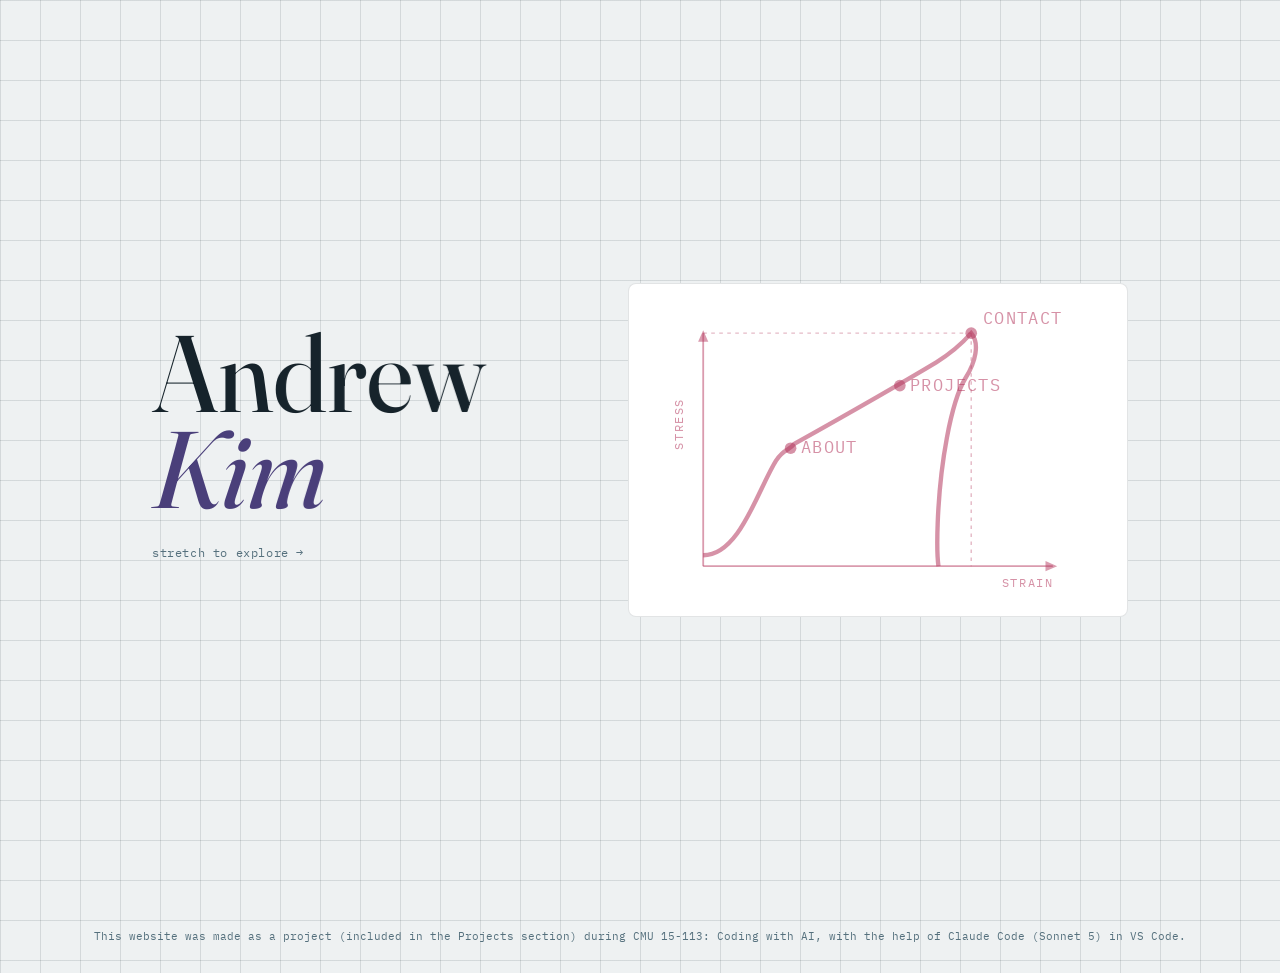
<file: index.html>
<!DOCTYPE html>
<!--
  AI usage note: this site (structure, styling, and interactivity) was built
  with Claude (Anthropic) as a coding partner. See PROMPT_LOG.md and
  README.md in the repo root for the full conversation and a summary of
  how/why each piece was built.
-->
<html lang="en">
<head>
<meta charset="UTF-8">
<meta name="viewport" content="width=device-width, initial-scale=1.0">
<title>Andrew Kim — Portfolio</title>
<link rel="stylesheet" href="https://fonts.googleapis.com/css2?family=Fraunces:ital,opsz,wght@0,9..144,340..600;1,9..144,400..560&family=Public+Sans:wght@400;500;600;700&family=IBM+Plex+Mono:wght@400;500;600&display=swap">
<link rel="stylesheet" href="style.css">
</head>
<body>

<main>
  <section id="intro" class="wrap">
    <div class="hero-name">
      <div class="grip-zone" id="grip">
        <h1 id="gripText"><span class="first">Andrew</span><span class="last">Kim</span></h1>
      </div>
      <p class="pull-status" id="pullStatus">stretch to explore →</p>
      <nav class="quiet-nav" aria-label="Site navigation">
        <a href="about.html">About</a>
        <a href="projects.html">Projects</a>
        <a href="contact.html">Contact</a>
      </nav>
    </div>
    <div class="hero-graph" id="heroGraph">
      <svg id="heroCurve" class="hero-curve" viewBox="0 0 600 400" preserveAspectRatio="xMidYMid meet" aria-hidden="true">
        <!-- axis, origin at (60,360) -- this panel has its own card background now,
             so the axis doesn't need to chase the page's background grid to look right -->

        <line class="curve-axis-line" x1="60" y1="360" x2="60" y2="40"/>
        <line class="curve-axis-line" x1="60" y1="360" x2="540" y2="360"/>
        <polygon class="curve-axis-arrow" points="53,52 67,52 60,36"/>
        <polygon class="curve-axis-arrow" points="530,353 530,367 546,360"/>
        <text class="curve-axis-label" x="470" y="388">STRAIN</text>
        <text class="curve-axis-label" x="32" y="200" transform="rotate(-90 32 200)">STRESS</text>

        <line class="curve-guide-line" x1="60" y1="40" x2="428" y2="40"/>
        <line class="curve-guide-line" x1="428" y1="40" x2="428" y2="360"/>

        <path d="M60,345 C110,345 135,255 160,215 C172,197 178,202 185,192 C260,150 330,110 380,80 C398,69 412,58 428,40 C440,54 434,80 420,102 C400,135 385,220 382,300 C381,325 381,345 383,360"/>

        <g class="tick" data-dest="about.html" transform="translate(180,198)">
          <circle r="8"/><text x="14" y="7">ABOUT</text>
        </g>
        <g class="tick" data-dest="projects.html" transform="translate(330,112)">
          <circle r="8"/><text x="14" y="7">PROJECTS</text>
        </g>
        <g class="tick" data-dest="contact.html" transform="translate(428,40)">
          <circle r="8"/><text x="16" y="-12">CONTACT</text>
        </g>
      </svg>
    </div>
  </section>
</main>

<footer class="site-credit">This website was made as a project (included in the Projects section) during CMU 15-113: Coding with AI, with the help of Claude Code (Sonnet 5) in VS Code.</footer>

<script src="script.js"></script>
</body>
</html>
</file>
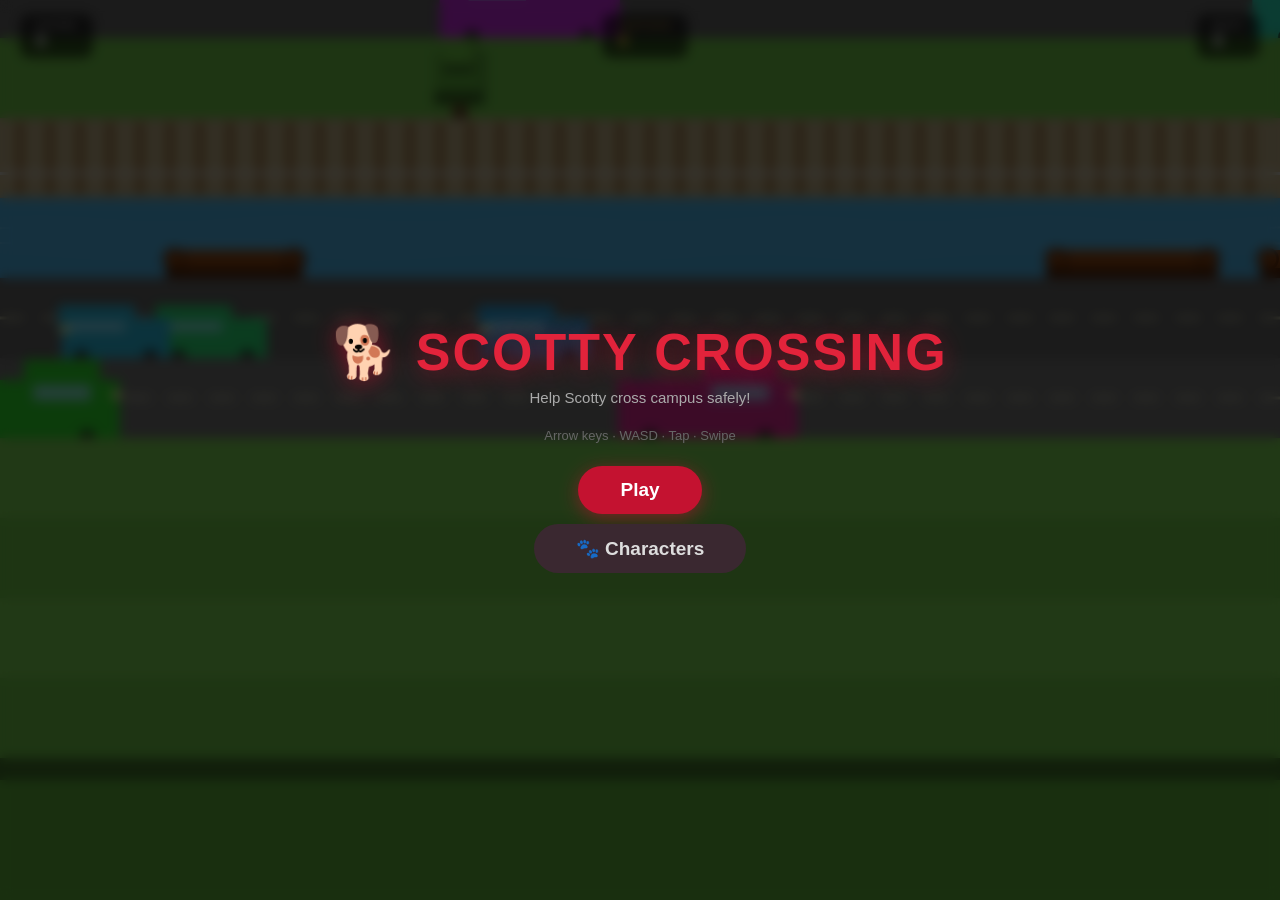
<file: scotty-crossing/index.html>
<!DOCTYPE html>
<html lang="en">
<head>
<meta charset="UTF-8"/>
<title>Scotty Crossing</title>
<style>
* { margin:0; padding:0; box-sizing:border-box; }
body { background:#222; overflow:hidden; font-family:'Segoe UI',sans-serif; }
canvas { display:block; }
#hud {
  position:fixed; top:14px; left:0; right:0;
  display:flex; justify-content:space-between;
  padding:0 20px; pointer-events:none; z-index:10;
}
.hb { background:rgba(0,0,0,.58); border-radius:10px; padding:6px 16px; color:#fff; font-size:18px; font-weight:700; }
.hl { font-size:10px; opacity:.55; text-transform:uppercase; letter-spacing:1px; }
.ov {
  position:fixed; inset:0; display:flex; flex-direction:column;
  align-items:center; justify-content:center;
  background:rgba(0,0,0,.72); backdrop-filter:blur(6px); z-index:20;
}
.ov h1 { font-size:52px; font-weight:900; color:#e2233b; letter-spacing:2px; text-shadow:0 4px 24px #c4123099; margin-bottom:6px; }
.ov h2 { font-size:30px; font-weight:800; color:#fff; margin-bottom:8px; }
.ov p  { font-size:15px; color:#aaa; margin-bottom:22px; }
.btn {
  background:#c41230; color:#fff; border:none; border-radius:28px;
  padding:13px 42px; font-size:19px; font-weight:800; cursor:pointer;
  box-shadow:0 4px 18px #c4123088; transition:transform .1s; margin:5px;
}
.btn:hover { transform:scale(1.05); }
.btn.sec { background:#3a2830; color:#ddd; box-shadow:none; }
.big-score { font-size:84px; font-weight:900; color:#e2233b; line-height:1; margin:8px 0 4px; }
.best-lbl  { font-size:13px; color:#ffcf40; margin-bottom:20px; }
#shop { display:none; }
.sgrid { display:flex; flex-wrap:wrap; gap:12px; justify-content:center; margin:16px 0 22px; max-width:500px; }
.scard {
  width:96px; background:rgba(255,255,255,.07); border-radius:12px;
  padding:12px 6px 8px; text-align:center; cursor:pointer;
  border:2px solid transparent; color:#fff; transition:border .12s;
}
.scard.ok  { border-color:#c41230; }
.scard.sel { background:rgba(196,18,48,.18); border-color:#e2233b; }
.scard .sn { font-size:11px; font-weight:600; margin-top:5px; }
.scard .sc { font-size:11px; color:#ffcf40; margin-top:2px; }
</style>
</head>
<body>
<div id="hud">
  <div class="hb"><div class="hl">Score</div><div id="elScore">0</div></div>
  <div class="hb" style="color:#ffcf40"><div class="hl">Tartans</div><div id="elCoins">0</div></div>
  <div class="hb"><div class="hl">Best</div><div id="elBest">0</div></div>
</div>

<canvas id="cv"></canvas>

<div class="ov" id="ovStart">
  <h1>🐕 SCOTTY CROSSING</h1>
  <p>Help Scotty cross campus safely!</p>
  <p style="font-size:13px;color:#666;margin-bottom:18px">Arrow keys · WASD · Tap · Swipe</p>
  <button class="btn" id="btnPlay">Play</button>
  <button class="btn sec" id="btnShop0">🐾 Characters</button>
</div>

<div class="ov" id="ovOver" style="display:none">
  <h2>Wiped Out!</h2>
  <div class="big-score" id="elFS">0</div>
  <div class="best-lbl" id="elBL"></div>
  <p id="elGC" style="color:#ffb3bd;font-size:15px;margin-bottom:18px"></p>
  <button class="btn" id="btnAgain">Play Again</button>
  <button class="btn sec" id="btnShop1">🐾 Characters</button>
</div>

<div class="ov" id="shop">
  <h2>Characters</h2>
  <p id="elShopC" style="color:#ffcf40">Tartans: 0</p>
  <div class="sgrid" id="sgrid"></div>
  <button class="btn sec" id="btnBack">Back</button>
</div>

<script>
// ─── constants ───────────────────────────────────────────────────────────
const TW   = 90;   // tile width
const RH   = 80;   // row height
const LD   = 22;   // lane depth face
// COLS and HC are computed dynamically from screen width in resize()
let COLS = 11, HC = 5;

// ─── characters ──────────────────────────────────────────────────────────
const CHARS = [
  {id:'scotty',  name:'Scotty',    cost:0,   bc:'#2b2b30', ac:'#c41230', style:'dog',   ok:true},
  {id:'squirrel',name:'Squirrel',  cost:50,  bc:'#8a5a2b', ac:'#c98a4a', style:'sq',    ok:false},
  {id:'pigeon',  name:'Pigeon',    cost:80,  bc:'#8f9aa6', ac:'#ff8800', style:'bird',  ok:false},
  {id:'robot',   name:'BuggyBot',  cost:120, bc:'#c9ccd2', ac:'#c41230', style:'robot', ok:false},
  {id:'cat',     name:'CampusCat', cost:200, bc:'#e08a3c', ac:'#c41230', style:'cat',   ok:false},
  {id:'ghost',   name:'Spirit',    cost:300, bc:'#f0e0e4', ac:'#c41230', style:'ghost', ok:false},
];
let charIdx = 0;

// ─── audio ───────────────────────────────────────────────────────────────
let AC = null;
function tone(f,t,d,v=.14){
  try{
    if(!AC) AC=new(window.AudioContext||window.webkitAudioContext)();
    const o=AC.createOscillator(),gg=AC.createGain();
    o.connect(gg); gg.connect(AC.destination);
    o.type=t; o.frequency.value=f;
    gg.gain.setValueAtTime(v,AC.currentTime);
    gg.gain.exponentialRampToValueAtTime(.001,AC.currentTime+d);
    o.start(); o.stop(AC.currentTime+d);
  }catch(e){}
}
const sfxHop    = () => tone(420,'square',.07,.12);
const sfxCoin   = () => { tone(880,'sine',.1,.18); setTimeout(()=>tone(1100,'sine',.08,.15),70); };
const sfxDie    = () => { tone(200,'sawtooth',.3,.2); setTimeout(()=>tone(100,'sawtooth',.35,.18),220); };
const sfxSplash = () => tone(280,'triangle',.25,.18);
const sfxTrain  = () => [0,110,220].forEach(d=>setTimeout(()=>tone(80,'sawtooth',.15,.28),d));

// ─── state ───────────────────────────────────────────────────────────────
let cv, cx;
let STATE = 'start';
let score=0, hiscore=0, runCoins=0, allCoins=0;
let world=[], PL={}, parts=[];
let camY = 0;

function loadSave(){
  try{
    const s=JSON.parse(localStorage.getItem('sc_save')||'{}');
    hiscore=s.h||0; allCoins=s.c||0; charIdx=s.ci||0;
    (s.u||[]).forEach(id=>{const c=CHARS.find(x=>x.id===id);if(c)c.ok=true;});
  }catch(e){}
}
function doSave(){
  localStorage.setItem('sc_save',JSON.stringify({
    h:hiscore,c:allCoins,ci:charIdx,
    u:CHARS.filter(c=>c.ok).map(c=>c.id)
  }));
}

// ─── projection ──────────────────────────────────────────────────────────
function px(col)      { return cv.width/2 + col*TW; }
function py(row, cam) { return cv.height*0.62 - (row-cam)*RH; }

function dk(hex,f){
  if(!hex||!hex.startsWith('#')) return hex;
  return `rgb(${~~(parseInt(hex.slice(1,3),16)*f)},${~~(parseInt(hex.slice(3,5),16)*f)},${~~(parseInt(hex.slice(5,7),16)*f)})`;
}

// ─── voxel box ───────────────────────────────────────────────────────────
// (cx,cy) = center-bottom of the block
function box(bx, by, w, h, d, topC, frontC, sideC){
  cx.fillStyle=topC;  cx.fillRect(bx-w/2, by-h-d, w, h);
  cx.fillStyle=frontC; cx.fillRect(bx-w/2, by-d, w, d);
  cx.fillStyle=sideC;  cx.fillRect(bx+w/2-4, by-h-d, 4, h+d);
}

// ─── lane ────────────────────────────────────────────────────────────────
const LANE_COLORS = {
  grass: ['#6bbf45','#78cc50'],
  road:  ['#707070','#606060'],
  river: ['#4aacde','#3a9fd4'],
  rail:  ['#c8b890','#b8a880'],
};

function drawLane(row, cam){
  const R=row.rowIdx, type=row.type;
  const cols=LANE_COLORS[type]||LANE_COLORS.grass;
  const top=cols[Math.abs(R)%2], face=dk(top,.58);
  const left=0, right=cv.width;
  const yTop=py(R,cam)-RH/2, yBot=py(R,cam)+RH/2;

  cx.fillStyle=top; cx.fillRect(left,yTop,right-left,yBot-yTop);
  cx.fillStyle=face; cx.fillRect(left,yBot,right-left,LD);

  if(type==='road'){
    cx.strokeStyle='rgba(255,255,200,.55)'; cx.lineWidth=3;
    cx.setLineDash([24,18]);
    const my=(yTop+yBot)/2;
    cx.beginPath(); cx.moveTo(left,my); cx.lineTo(right,my); cx.stroke();
    cx.setLineDash([]);
  } else if(type==='river'){
    const t=Date.now()/800;
    cx.strokeStyle='rgba(255,255,255,.15)'; cx.lineWidth=2;
    for(let pass=0;pass<2;pass++){
      const oy=(yTop+yBot)/2+(pass?8:-8);
      cx.beginPath();
      for(let x=left;x<=right;x+=5){
        const y2=oy+Math.sin(x/40+t+pass)*3;
        x===left?cx.moveTo(x,y2):cx.lineTo(x,y2);
      }
      cx.stroke();
    }
  } else if(type==='rail'){
    cx.strokeStyle='#8b6030'; cx.lineWidth=6;
    for(let x=left+20;x<right;x+=30){ cx.beginPath(); cx.moveTo(x,yTop+4); cx.lineTo(x,yBot-4); cx.stroke(); }
    cx.strokeStyle='#d0d4dc'; cx.lineWidth=3;
    [(yTop+yBot)*.28+yTop*.72, (yTop+yBot)*.72+yTop*.28].forEach(ry=>{ // fixed
      cx.beginPath(); cx.moveTo(left,ry); cx.lineTo(right,ry); cx.stroke();
    });
    if(row.trainActive||(row.trainTimer!==undefined&&row.trainTimer<55)){
      if(Math.floor(Date.now()/170)%2===0){
        cx.fillStyle='#ff2020';
        [left+10,right-10].forEach(wx=>{cx.beginPath();cx.arc(wx,(yTop+yBot)/2-14,6,0,Math.PI*2);cx.fill();});
      }
    }
  }
  cx.strokeStyle='rgba(0,0,0,.06)'; cx.lineWidth=1;
  cx.beginPath(); cx.moveTo(left,yTop); cx.lineTo(right,yTop); cx.stroke();
}

// ─── tree ────────────────────────────────────────────────────────────────
function drawTree(col, rowIdx, big, cam){
  const bx=px(col), by=py(rowIdx,cam)+RH/2;
  const tw=big?66:52, th=big?52:40, td=big?18:14;
  box(bx,by,tw*.28,th*.22,td*.5,'#7a5230','#4a3018','#5c3c20');
  box(bx,by-th*.18-td*.4,tw,th,td,'#5aaa38','#366622','#478832');
  box(bx,by-th*.18-td*.4-th*.7-td*.3,tw*.65,th*.65,td*.65,'#6ac040','#3d7228','#529030');
}

// ─── car / truck ─────────────────────────────────────────────────────────
function drawCar(e, cam){
  const bx=px(e.x), by=py(e.row,cam)+RH/2;
  const truck=e.type==='truck';
  const bw=truck?TW*2.0:TW*1.2, bh=truck?38:26, bd=truck?20:14;
  const col=e.color;

  cx.globalAlpha=.18; cx.fillStyle='#000';
  cx.beginPath(); cx.ellipse(bx,by,bw*.38,9,0,0,Math.PI*2); cx.fill();
  cx.globalAlpha=1;

  box(bx,by,bw,bh,bd, col,dk(col,.6),dk(col,.45));

  const cw=truck?bw*.42:bw*.7, ch=truck?bh*.7:bh*.65, cd=bd*.7;
  const cabX=e.dir>0?bx+bw*.18:bx-bw*.18;
  box(cabX,by-bh,cw,ch,cd, dk(col,.92),dk(col,.55),dk(col,.42));

  cx.fillStyle='rgba(160,230,255,.75)';
  cx.fillRect(cabX-cw*.38, by-bh-cd-ch*.05, cw*.76, ch*.6);

  cx.fillStyle='#111';
  [-bw*.32,bw*.32].forEach(ox=>{
    cx.beginPath(); cx.arc(bx+ox,by-1,7,0,Math.PI*2); cx.fill();
    cx.fillStyle='#555'; cx.beginPath(); cx.arc(bx+ox,by-1,3.5,0,Math.PI*2); cx.fill();
    cx.fillStyle='#111';
  });

  cx.fillStyle='#ffffaa';
  const lx=e.dir>0?bx+bw/2-3:bx-bw/2+3;
  cx.fillRect(lx-5,by-bh-bd+bh*.3,10,7);
}

// ─── log ─────────────────────────────────────────────────────────────────
function drawLog(e, cam){
  const bx=px(e.x), by=py(e.row,cam)+RH/2;
  const lw=TW*e.len*.9, lh=18, ld=10;
  cx.globalAlpha=.15; cx.fillStyle='#000';
  cx.beginPath(); cx.ellipse(bx,by,lw*.36,8,0,0,Math.PI*2); cx.fill();
  cx.globalAlpha=1;
  box(bx,by,lw,lh,ld,'#8B4513','#4a2008','#6b3210');
  cx.strokeStyle='#4a2008'; cx.lineWidth=2.5;
  cx.beginPath(); cx.arc(bx-lw*.44,by-ld-lh/2,lh*.55,0,Math.PI*2); cx.stroke();
  cx.beginPath(); cx.arc(bx+lw*.44,by-ld-lh/2,lh*.55,0,Math.PI*2); cx.stroke();
}

// ─── train ───────────────────────────────────────────────────────────────
function drawTrain(row, cam){
  if(!row.trainActive) return;
  const bx=px(row.trainX), by=py(row.rowIdx,cam)+RH/2;
  const tw=TW*3.8, th=44, td=22;
  cx.globalAlpha=.2; cx.fillStyle='#000';
  cx.beginPath(); cx.ellipse(bx,by,tw*.32,11,0,0,Math.PI*2); cx.fill();
  cx.globalAlpha=1;
  box(bx,by,tw,th,td,'#cc2222','#881010','#661010');
  cx.fillStyle='rgba(160,230,255,.7)';
  [-tw*.28,-tw*.04,tw*.2].forEach(ox=>cx.fillRect(bx+ox-12,by-th-td+6,24,th*.52));
  cx.fillStyle='#111';
  [-tw*.33,-tw*.11,tw*.11,tw*.33].forEach(ox=>{
    cx.beginPath(); cx.arc(bx+ox,by-1,9,0,Math.PI*2); cx.fill();
    cx.fillStyle='#666'; cx.beginPath(); cx.arc(bx+ox,by-1,4.5,0,Math.PI*2); cx.fill();
    cx.fillStyle='#111';
  });
  if(Math.random()<.35) parts.push({x:bx,y:by-th-td-8,vx:(Math.random()-.5)*.5,vy:-1.1,life:40,r:6,c:'#bbb'});
}

// ─── coin ────────────────────────────────────────────────────────────────
function drawCoin(col, rowIdx, cam){
  const bx=px(col), by=py(rowIdx,cam)+RH/2;
  const bob=Math.sin(Date.now()/500+col)*3;
  box(bx,by-14+bob,22,14,9,'#ffcf40','#c49000','#b08000');
  cx.fillStyle='#c41230'; cx.font='bold 10px sans-serif';
  cx.textAlign='center'; cx.textBaseline='middle';
  cx.fillText('C',bx,by-14+bob-9-7);
}

// ─── player ──────────────────────────────────────────────────────────────
function drawPlayer(cam){
  const ch=CHARS[charIdx];
  const bx=px(PL.vc), by=py(PL.vr,cam)+RH/2-PL.jh;
  const flip=PL.faceRight?1:-1;
  const bc=ch.bc, dc=dk(bc,.62), ac=ch.ac;
  const ws=PL.moving?Math.sin(PL.mt*Math.PI)*4:0;

  // shadow
  const sy=py(PL.vr,cam)+RH/2;
  cx.globalAlpha=.22; cx.fillStyle='#000';
  cx.beginPath(); cx.ellipse(px(PL.vc),sy+4,18,8,0,0,Math.PI*2); cx.fill();
  cx.globalAlpha=1;

  cx.save(); cx.translate(bx,by); cx.scale(flip,1);

  switch(ch.style){
    case 'dog':
      cx.fillStyle=dc; cx.fillRect(-20,-30,5,12);
      box(0,0,52,28,20,bc,dc,dk(bc,.5));
      box(16,-26,32,20,15,bc,dc,dk(bc,.52));
      cx.fillStyle=bc;
      [[6,-40,9,-52,14,-40],[16,-40,19,-52,23,-40]].forEach(([ax,ay,bx2,by2,cx2,cy2])=>{
        cx.beginPath();cx.moveTo(ax,ay);cx.lineTo(bx2,by2);cx.lineTo(cx2,cy2);cx.closePath();cx.fill();
      });
      box(28,-33,14,9,8,dk(bc,.85),dk(bc,.5),dk(bc,.4));
      cx.fillStyle='#111'; cx.beginPath(); cx.arc(33,-29,3.5,0,Math.PI*2); cx.fill();
      cx.fillStyle='#9a9aa0'; cx.fillRect(22,-27,10,6);
      cx.fillStyle='#111'; cx.beginPath(); cx.arc(22,-38,2.8,0,Math.PI*2); cx.fill();
      cx.fillStyle='#fff';  cx.beginPath(); cx.arc(23,-39,1.2,0,Math.PI*2); cx.fill();
      cx.fillStyle=ac; cx.fillRect(4,-30,7,20);
      cx.strokeStyle='#ffcf40'; cx.lineWidth=1.2;
      cx.beginPath(); cx.moveTo(7,-30); cx.lineTo(7,-10); cx.stroke();
      cx.fillStyle=dc;
      [[-14,ws],[-6,-ws],[4,ws],[12,-ws]].forEach(([ox,dy])=>cx.fillRect(ox-3,-12+dy,6,14));
      break;
    case 'bird':
      box(0,0,44,26,18,bc,dc,dk(bc,.5));
      box(0,-24,34,20,14,bc,dc,dk(bc,.52));
      cx.fillStyle=ac; cx.beginPath(); cx.moveTo(16,-30); cx.lineTo(28,-27); cx.lineTo(16,-24); cx.closePath(); cx.fill();
      cx.fillStyle='#111'; cx.beginPath(); cx.arc(10,-32,3.2,0,Math.PI*2); cx.fill();
      cx.fillStyle='#fff';  cx.beginPath(); cx.arc(11,-33,1.3,0,Math.PI*2); cx.fill();
      cx.fillStyle=ac; cx.fillRect(-6,-10+ws,6,12); cx.fillRect(2,-10-ws,6,12);
      break;
    case 'ghost':
      cx.globalAlpha=.88; cx.fillStyle=bc;
      cx.beginPath(); cx.arc(0,-26,18,Math.PI,0);
      cx.lineTo(18,-8); cx.lineTo(12,-14); cx.lineTo(6,-8); cx.lineTo(0,-14); cx.lineTo(-6,-8); cx.lineTo(-12,-14); cx.lineTo(-18,-8);
      cx.closePath(); cx.fill(); cx.globalAlpha=1;
      cx.fillStyle=ac;
      cx.beginPath(); cx.arc(-7,-28,4,0,Math.PI*2); cx.fill();
      cx.beginPath(); cx.arc(7,-28,4,0,Math.PI*2); cx.fill();
      break;
    case 'robot':
      box(0,0,44,28,18,bc,dc,dk(bc,.5));
      box(0,-26,36,22,16,bc,dc,dk(bc,.52));
      cx.fillStyle=ac; cx.fillRect(-10,-40,8,8); cx.fillRect(4,-40,8,8);
      cx.strokeStyle=ac; cx.lineWidth=2.5;
      cx.beginPath(); cx.moveTo(0,-42); cx.lineTo(0,-50); cx.stroke();
      cx.fillStyle=ac; cx.beginPath(); cx.arc(0,-51,3.5,0,Math.PI*2); cx.fill();
      cx.fillStyle=ac; cx.fillRect(-3,-18,6,8);
      cx.fillStyle=dc; cx.fillRect(-8,-12+ws,6,14); cx.fillRect(3,-12-ws,6,14);
      break;
    case 'sq':
      cx.strokeStyle=dk(bc,1.1); cx.lineWidth=6; cx.lineCap='round';
      cx.beginPath(); cx.moveTo(-14,-20); cx.quadraticCurveTo(-22,-28,-18,-40); cx.stroke();
      box(0,0,42,24,17,bc,dc,dk(bc,.5));
      box(8,-22,30,18,13,bc,dc,dk(bc,.52));
      cx.fillStyle=bc;
      cx.beginPath(); cx.arc(2,-36,3.5,0,Math.PI*2); cx.fill();
      cx.beginPath(); cx.arc(14,-36,3.5,0,Math.PI*2); cx.fill();
      cx.fillStyle='#cc9988'; cx.fillRect(18,-30,5,5);
      cx.fillStyle='#111'; cx.beginPath(); cx.arc(13,-32,2.5,0,Math.PI*2); cx.fill();
      cx.fillStyle=dc; cx.fillRect(-7,-12+ws,6,13); cx.fillRect(3,-12-ws,6,13);
      break;
    case 'cat':
      cx.strokeStyle=bc; cx.lineWidth=6; cx.lineCap='round';
      cx.beginPath(); cx.moveTo(-12,-18); cx.quadraticCurveTo(-20,-24,-16,-36); cx.stroke();
      box(0,0,42,24,17,bc,dc,dk(bc,.5));
      box(8,-22,30,18,13,bc,dc,dk(bc,.52));
      cx.fillStyle=bc;
      [[2,-36,5,-46,11,-36],[13,-36,17,-46,21,-36]].forEach(([ax,ay,bx2,by2,cx2,cy2])=>{
        cx.beginPath();cx.moveTo(ax,ay);cx.lineTo(bx2,by2);cx.lineTo(cx2,cy2);cx.closePath();cx.fill();
      });
      cx.fillStyle='#2a9d5a'; cx.beginPath(); cx.arc(16,-32,3,0,Math.PI*2); cx.fill();
      cx.fillStyle=ac; cx.beginPath(); cx.moveTo(21,-30); cx.lineTo(25,-29); cx.lineTo(21,-28); cx.closePath(); cx.fill();
      cx.fillStyle=dc; cx.fillRect(-7,-12+ws,6,13); cx.fillRect(3,-12-ws,6,13);
      break;
  }
  cx.restore();
}

// ─── particles ───────────────────────────────────────────────────────────
function tickParts(){
  for(let i=parts.length-1;i>=0;i--){
    const p=parts[i]; p.x+=p.vx; p.y+=p.vy; p.life--;
    if(p.life<=0) parts.splice(i,1);
  }
}
function drawParts(){
  parts.forEach(p=>{
    cx.globalAlpha=Math.max(0,p.life/40);
    cx.fillStyle=p.c; cx.beginPath(); cx.arc(p.x,p.y,p.r||4,0,Math.PI*2); cx.fill();
  });
  cx.globalAlpha=1;
}
function burst(x,y,c1,c2,n=14){
  for(let i=0;i<n;i++){
    const a=(i/n)*Math.PI*2;
    parts.push({x,y,vx:Math.cos(a)*(2+Math.random()*2),vy:Math.sin(a)*(2+Math.random()*2)-1,life:45,r:5,c:i%2?c1:c2});
  }
}

// ─── world gen ───────────────────────────────────────────────────────────
const SEQ=['grass','grass','road','road','river','rail','grass','road','river','road','rail'];

function makeRow(idx){
  const type=idx<=0?'grass':SEQ[Math.abs(idx)%SEQ.length];
  const r={rowIdx:idx,type,ents:[],coins:[],trees:[]};

  if(type==='road'){
    const dir=Math.random()<.5?1:-1;
    const spd=.025+Math.random()*.03+Math.min(score*.0012,.04);
    const n=2+~~(Math.random()*3);
    const kind=Math.random()<.28?'truck':'car';
    for(let i=0;i<n;i++) r.ents.push({
      type:kind,dir,row:idx,x:(Math.random()*COLS)-COLS/2,
      speed:spd,color:`hsl(${~~(Math.random()*360)},68%,50%)`
    });
  } else if(type==='river'){
    const dir=Math.random()<.5?1:-1;
    const spd=.012+Math.random()*.016;
    const n=2+~~(Math.random()*2);
    for(let i=0;i<n;i++) r.ents.push({
      type:'log',dir,row:idx,x:(Math.random()*COLS)-COLS/2,
      len:1.4+Math.random()*.8,speed:spd
    });
  } else if(type==='rail'){
    r.trainTimer=90+Math.random()*200;
    r.trainActive=false; r.trainDir=Math.random()<.5?1:-1; r.trainX=0;
  }

  if(type==='grass'){
    const blocked=new Set();
    if(idx>1){
      for(let c=-HC;c<=HC;c++){
        if(Math.random()<.28){r.trees.push({col:c,big:Math.random()<.38});blocked.add(c);}
      }
    }
    if(idx>0){
      for(let c=-HC;c<=HC;c++){
        if(!blocked.has(c)&&Math.random()<.10) r.coins.push({col:c,got:false});
      }
    }
  }
  return r;
}

function initWorld(){
  world=[];
  for(let i=-2;i<=22;i++) world.push(makeRow(i));
}
function growWorld(){
  const top=world[world.length-1].rowIdx;
  if(top<PL.row+24) world.push(makeRow(top+1));
  while(world.length>55) world.shift();
}

// ─── player ──────────────────────────────────────────────────────────────
function initPlayer(){
  PL={col:0,row:0,vc:0,vr:0,fc:0,fr:0,tc:0,tr:0,
      moving:false,mt:0,jh:0,onLog:null,dead:false,faceRight:true};
  camY=0;
}

function hop(dc,dr){
  if(PL.moving||PL.dead||STATE!=='playing') return;
  // round col to integer to avoid float drift allowing tree clipping
  const nc=Math.round(PL.col)+dc;
  const nr=Math.round(PL.row)+dr;
  if(nc<-HC||nc>HC) return;
  if(nr<Math.round(PL.row)-1) return;
  const dest=world.find(r=>r.rowIdx===nr);
  if(dest&&dest.trees&&dest.trees.some(t=>t.col===nc)) return; // BLOCKED by tree
  PL.fc=PL.col; PL.fr=PL.row;
  PL.tc=nc; PL.tr=nr;
  PL.moving=true; PL.mt=0;
  if(dc!==0) PL.faceRight=dc>0;
  sfxHop();
}

function ease(t){ return 1-(1-t)*(1-t); }

// ─── collision ───────────────────────────────────────────────────────────
function collide(){
  if(PL.dead||PL.moving) return;
  const row=world.find(r=>r.rowIdx===PL.row);
  if(!row) return;

  if(row.type==='river'){
    const log=row.ents.find(e=>e.type==='log'&&Math.abs(e.x-PL.col)<e.len*.52);
    if(log){PL.onLog=log;} else {PL.onLog=null;die('splash');}
    return;
  }
  PL.onLog=null;

  if(row.type==='road'){
    for(const e of row.ents){
      if(Math.abs(e.x-PL.col)<(e.type==='truck'?.82:.52)){die('car');return;}
    }
  }
  if(row.type==='rail'&&row.trainActive){
    if(Math.abs(row.trainX-PL.col)<2.1){die('train');return;}
  }

  if(row.coins){
    for(const coin of row.coins){
      if(!coin.got&&Math.abs(coin.col-PL.col)<.5){
        coin.got=true; runCoins++; allCoins++;
        sfxCoin();
        burst(px(PL.col),py(PL.row,camY)+RH/2-20,'#ffcf40','#fff',8);
        document.getElementById('elCoins').textContent=allCoins;
      }
    }
  }
}

function die(reason){
  if(PL.dead) return;
  PL.dead=true; sfxDie();
  if(reason==='splash') sfxSplash();
  if(reason==='train') sfxTrain();
  burst(px(PL.vc),py(PL.vr,camY)+RH/2-20,'#e2233b','#ffcf40');
  setTimeout(gameOver,950);
}

function gameOver(){
  STATE='dead';
  const best=score>hiscore; if(best) hiscore=score;
  doSave();
  document.getElementById('elFS').textContent=score;
  document.getElementById('elBL').textContent=best?'🏆 New Best!':`Best: ${hiscore}`;
  document.getElementById('elGC').textContent=runCoins>0?`+${runCoins} tartans`:'';
  document.getElementById('elBest').textContent=hiscore;
  document.getElementById('ovOver').style.display='flex';
}

// ─── loop ────────────────────────────────────────────────────────────────
let raf=null;
function loop(){
  raf=requestAnimationFrame(loop);
  const W=cv.width, H=cv.height;

  cx.fillStyle='#87ceeb'; cx.fillRect(0,0,W,H*.48);
  cx.fillStyle='#5aaa38'; cx.fillRect(0,H*.48,W,H*.52);

  if(STATE==='playing'||STATE==='dead'){
    const tgt=PL.dead?camY:PL.vr;
    camY+=(tgt-camY)*.12;
  }

  const visible=[...world].sort((a,b)=>b.rowIdx-a.rowIdx);

  visible.forEach(row=>{
    const top_y=py(row.rowIdx,camY)-RH/2;
    const bot_y=py(row.rowIdx,camY)+RH/2+LD;
    if(top_y>H+40||bot_y<-40) return;

    drawLane(row,camY);

    row.ents.forEach(e=>{ if(e.type==='log') drawLog(e,camY); else drawCar(e,camY); });
    if(row.type==='rail') drawTrain(row,camY);
    row.coins&&row.coins.forEach(c=>{ if(!c.got) drawCoin(c.col,row.rowIdx,camY); });

    const dl=[];
    row.trees&&row.trees.forEach(t=>dl.push({col:t.col,tree:t}));
    if(!PL.dead&&Math.round(PL.vr)===row.rowIdx) dl.push({col:PL.vc,isP:true});
    dl.sort((a,b)=>a.col-b.col);
    dl.forEach(d=>d.isP?drawPlayer(camY):drawTree(d.tree.col,row.rowIdx,d.tree.big,camY));
  });

  if(PL.dead) drawPlayer(camY);
  drawParts();

  if(STATE==='playing'||STATE==='dead'){
    if(PL.moving){
      PL.mt=Math.min(PL.mt+.13,1);
      PL.vc=PL.fc+(PL.tc-PL.fc)*ease(PL.mt);
      PL.vr=PL.fr+(PL.tr-PL.fr)*ease(PL.mt);
      PL.jh=Math.sin(PL.mt*Math.PI)*24;
      if(PL.mt>=1){
        PL.col=PL.tc; PL.row=PL.tr;
        PL.vc=PL.col; PL.vr=PL.row;
        PL.moving=false; PL.jh=0;
        if(PL.row>score){
          score=PL.row;
          document.getElementById('elScore').textContent=score;
          if(score>hiscore){hiscore=score;document.getElementById('elBest').textContent=hiscore;}
        }
      }
    }

    if(PL.onLog&&!PL.moving&&!PL.dead){
      PL.col+=PL.onLog.speed*PL.onLog.dir;
      PL.vc=PL.col;
      if(Math.abs(PL.col)>HC+.7) die('splash');
    }

    world.forEach(row=>{
      row.ents.forEach(e=>{
        e.x+=e.speed*e.dir;
        const lim=COLS/2+5;
        if(e.x>lim)e.x=-lim; if(e.x<-lim)e.x=lim;
      });
      if(row.type==='rail'){
        if(row.trainActive){
          row.trainX+=row.trainDir*.14;
          if(Math.abs(row.trainX)>COLS+5){row.trainActive=false;row.trainTimer=100+Math.random()*200;}
        } else {
          row.trainTimer--;
          if(row.trainTimer<=0){row.trainActive=true;row.trainX=row.trainDir>0?-COLS-4:COLS+4;sfxTrain();}
        }
      }
    });

    if(!PL.dead&&PL.row<camY-5) die('behind');
    tickParts();
    if(STATE==='playing'){collide();growWorld();}
  }
}

// ─── UI ──────────────────────────────────────────────────────────────────
function startGame(){
  document.getElementById('ovStart').style.display='none';
  document.getElementById('ovOver').style.display='none';
  score=0; runCoins=0;
  document.getElementById('elScore').textContent='0';
  document.getElementById('elCoins').textContent=allCoins;
  document.getElementById('elBest').textContent=hiscore;
  parts=[]; STATE='playing';
  initWorld(); initPlayer();
  if(!raf) loop();
}

function openShop(){
  document.getElementById('elShopC').textContent=`Tartans: ${allCoins}`;
  const sg=document.getElementById('sgrid'); sg.innerHTML='';
  CHARS.forEach((ch,i)=>{
    const card=document.createElement('div');
    card.className='scard'+(ch.ok?' ok':'')+(i===charIdx?' sel':'');
    const mc=document.createElement('canvas'); mc.width=64; mc.height=64; mc.style.cssText='width:64px;height:64px;display:block;margin:0 auto;';
    miniChar(mc,ch); card.appendChild(mc);
    const n=document.createElement('div'); n.className='sn'; n.textContent=ch.name; card.appendChild(n);
    const c=document.createElement('div'); c.className='sc';
    c.textContent=ch.ok?(i===charIdx?'✓ Selected':'Unlocked'):`🪙 ${ch.cost}`; card.appendChild(c);
    card.onclick=()=>buyOrSelect(i); sg.appendChild(card);
  });
  document.getElementById('shop').style.display='flex';
}
function closeShop(){ document.getElementById('shop').style.display='none'; }
function buyOrSelect(i){
  const ch=CHARS[i];
  if(ch.ok){charIdx=i;doSave();openShop();}
  else if(allCoins>=ch.cost){allCoins-=ch.cost;ch.ok=true;charIdx=i;doSave();document.getElementById('elCoins').textContent=allCoins;openShop();}
  else alert(`Need ${ch.cost-allCoins} more tartans to unlock ${ch.name}!`);
}

function miniChar(mc,ch){
  const c=mc.getContext('2d'); c.clearRect(0,0,64,64); c.save(); c.translate(32,56);
  const bc=ch.bc,dc=dk(bc,.62),ac=ch.ac;
  switch(ch.style){
    case 'dog':
      c.fillStyle=dc;c.fillRect(-14,-20,4,10);
      c.fillStyle=bc;c.fillRect(-13,-22,26,14);c.fillRect(2,-34,14,14);
      c.beginPath();c.moveTo(3,-34);c.lineTo(6,-43);c.lineTo(10,-34);c.closePath();c.fill();
      c.beginPath();c.moveTo(11,-34);c.lineTo(14,-43);c.lineTo(17,-34);c.closePath();c.fill();
      c.fillStyle=dc;c.fillRect(14,-28,6,7);c.fillStyle='#111';c.fillRect(18,-26,3,3);
      c.fillStyle='#111';c.beginPath();c.arc(12,-30,2,0,Math.PI*2);c.fill();
      c.fillStyle=ac;c.fillRect(2,-24,5,14);
      c.fillStyle=dc;[-8,-3,2,7].forEach(x=>c.fillRect(x,-8,4,8));
      break;
    case 'ghost':
      c.globalAlpha=.9;c.fillStyle=bc;
      c.beginPath();c.arc(0,-20,14,Math.PI,0);
      c.lineTo(14,-6);c.lineTo(9,-12);c.lineTo(3,-6);c.lineTo(-3,-12);c.lineTo(-9,-6);c.lineTo(-14,-12);
      c.closePath();c.fill();c.globalAlpha=1;
      c.fillStyle=ac;c.beginPath();c.arc(-5,-22,3,0,Math.PI*2);c.fill();c.beginPath();c.arc(5,-22,3,0,Math.PI*2);c.fill();
      break;
    case 'robot':
      c.fillStyle=bc;c.fillRect(-11,-34,22,16);c.fillStyle=ac;c.fillRect(-7,-30,5,5);c.fillRect(3,-30,5,5);
      c.strokeStyle=ac;c.lineWidth=2;c.beginPath();c.moveTo(0,-34);c.lineTo(0,-41);c.stroke();
      c.fillStyle=ac;c.beginPath();c.arc(0,-42,3,0,Math.PI*2);c.fill();
      c.fillStyle=dk(bc,.75);c.fillRect(-10,-16,20,14);c.fillStyle=ac;c.fillRect(-3,-13,6,6);
      break;
    default:
      c.fillStyle=bc;c.fillRect(-9,-26,18,14);c.fillStyle=dc;c.fillRect(-9,-12,18,6);
      c.fillRect(-7,-38,14,12);c.fillStyle=dc;c.fillRect(-7,-26,14,6);
      c.fillStyle=ac;c.beginPath();c.moveTo(7,-34);c.lineTo(13,-31);c.lineTo(7,-28);c.closePath();c.fill();
      c.fillStyle='#222';c.beginPath();c.arc(3,-35,2,0,Math.PI*2);c.fill();
      c.fillStyle=ac;c.fillRect(-5,-6,4,7);c.fillRect(3,-6,4,7);
  }
  c.restore();
}

// ─── boot ────────────────────────────────────────────────────────────────
function resize(){
  cv.width=window.innerWidth; cv.height=window.innerHeight;
  // recompute how many columns fit, plus 2 extra so lanes bleed to edges
  HC = Math.ceil(cv.width / (TW * 2)) + 2;
  COLS = HC * 2 + 1;
}

document.addEventListener('DOMContentLoaded',()=>{
  cv=document.getElementById('cv');
  cx=cv.getContext('2d');
  resize(); window.addEventListener('resize',resize);
  loadSave();
  document.getElementById('elBest').textContent=hiscore;
  document.getElementById('elCoins').textContent=allCoins;

  document.getElementById('btnPlay').onclick   = startGame;
  document.getElementById('btnAgain').onclick  = startGame;
  document.getElementById('btnShop0').onclick  = openShop;
  document.getElementById('btnShop1').onclick  = openShop;
  document.getElementById('btnBack').onclick   = closeShop;

  document.addEventListener('keydown',e=>{
    if(STATE==='start'){startGame();return;}
    if(STATE==='dead') return;
    switch(e.key){
      case 'ArrowUp':   case 'w':case 'W':e.preventDefault();hop(0,1);break;
      case 'ArrowDown': case 's':case 'S':e.preventDefault();hop(0,-1);break;
      case 'ArrowLeft': case 'a':case 'A':e.preventDefault();hop(-1,0);break;
      case 'ArrowRight':case 'd':case 'D':e.preventDefault();hop(1,0);break;
    }
  });

  cv.addEventListener('click',e=>{
    if(STATE==='start'){startGame();return;}
    if(STATE==='dead') return;
    const r=cv.getBoundingClientRect(),mx=e.clientX-r.left;
    if(mx<cv.width*.33) hop(-1,0); else if(mx>cv.width*.66) hop(1,0); else hop(0,1);
  });

  let tx,ty;
  cv.addEventListener('touchstart',e=>{tx=e.touches[0].clientX;ty=e.touches[0].clientY;e.preventDefault();},{passive:false});
  cv.addEventListener('touchend',e=>{
    if(STATE==='start'){startGame();return;}
    const dx=e.changedTouches[0].clientX-tx,dy=e.changedTouches[0].clientY-ty;
    if(Math.abs(dx)<12&&Math.abs(dy)<12){hop(0,1);return;}
    if(Math.abs(dx)>Math.abs(dy)) hop(dx>0?1:-1,0); else hop(0,dy<0?1:-1);
    e.preventDefault();
  },{passive:false});

  initWorld();
  loop();
});
</script>
</body>
</html>
</file>
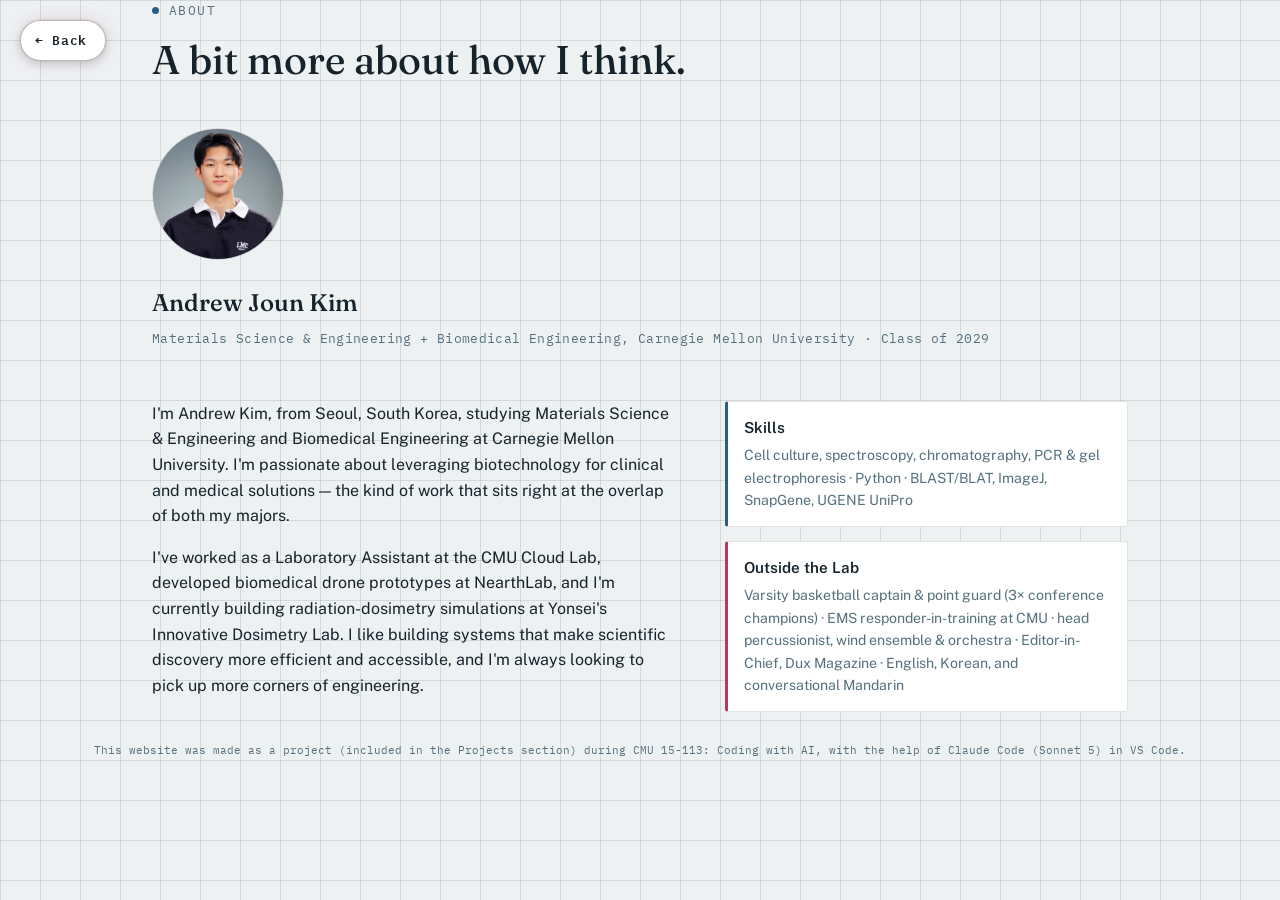
<file: about.html>
<!DOCTYPE html>
<!-- AI usage note: built with Claude (Anthropic) as a coding partner -- see PROMPT_LOG.md and README.md in the repo root. -->
<html lang="en">
<head>
<meta charset="UTF-8">
<meta name="viewport" content="width=device-width, initial-scale=1.0">
<title>About — Andrew Kim</title>
<link rel="stylesheet" href="https://fonts.googleapis.com/css2?family=Fraunces:ital,opsz,wght@0,9..144,340..600;1,9..144,400..560&family=Public+Sans:wght@400;500;600;700&family=IBM+Plex+Mono:wght@400;500;600&display=swap">
<link rel="stylesheet" href="style.css">
</head>
<body>

<nav aria-label="Back to home">
  <a class="back-link" href="index.html">← Back</a>
</nav>

<main>
  <section id="about" class="wrap">
    <div class="phase-head">
      <div class="eyebrow"><span class="tag" style="color:var(--blueprint)"></span>About</div>
      <h2>A bit more about how I think.</h2>
    </div>

    <div class="about-top">
      <img class="photo" src="images/headshot.jpg" alt="Andrew Joun Kim" width="132" height="132">
      <div>
        <h3>Andrew Joun Kim</h3>
        <p class="about-subtitle">Materials Science &amp; Engineering + Biomedical Engineering, Carnegie Mellon University · Class of 2029</p>
      </div>
    </div>

    <div class="about-grid">
      <div>
        <p>I'm Andrew Kim, from Seoul, South Korea, studying Materials Science &amp; Engineering and Biomedical Engineering at Carnegie Mellon University. I'm passionate about leveraging biotechnology for clinical and medical solutions — the kind of work that sits right at the overlap of both my majors.</p>
        <p>I've worked as a Laboratory Assistant at the CMU Cloud Lab, developed biomedical drone prototypes at NearthLab, and I'm currently building radiation-dosimetry simulations at Yonsei's Innovative Dosimetry Lab. I like building systems that make scientific discovery more efficient and accessible, and I'm always looking to pick up more corners of engineering.</p>
      </div>
      <div class="discipline-list">
        <div class="discipline-row">
          <h4>Skills</h4>
          <p>Cell culture, spectroscopy, chromatography, PCR &amp; gel electrophoresis · Python · BLAST/BLAT, ImageJ, SnapGene, UGENE UniPro</p>
        </div>
        <div class="discipline-row alt">
          <h4>Outside the Lab</h4>
          <p>Varsity basketball captain &amp; point guard (3× conference champions) · EMS responder-in-training at CMU · head percussionist, wind ensemble &amp; orchestra · Editor-in-Chief, Dux Magazine · English, Korean, and conversational Mandarin</p>
        </div>
      </div>
    </div>
  </section>
</main>

<footer class="site-credit">This website was made as a project (included in the Projects section) during CMU 15-113: Coding with AI, with the help of Claude Code (Sonnet 5) in VS Code.</footer>

<script src="script.js"></script>
</body>
</html>
</file>
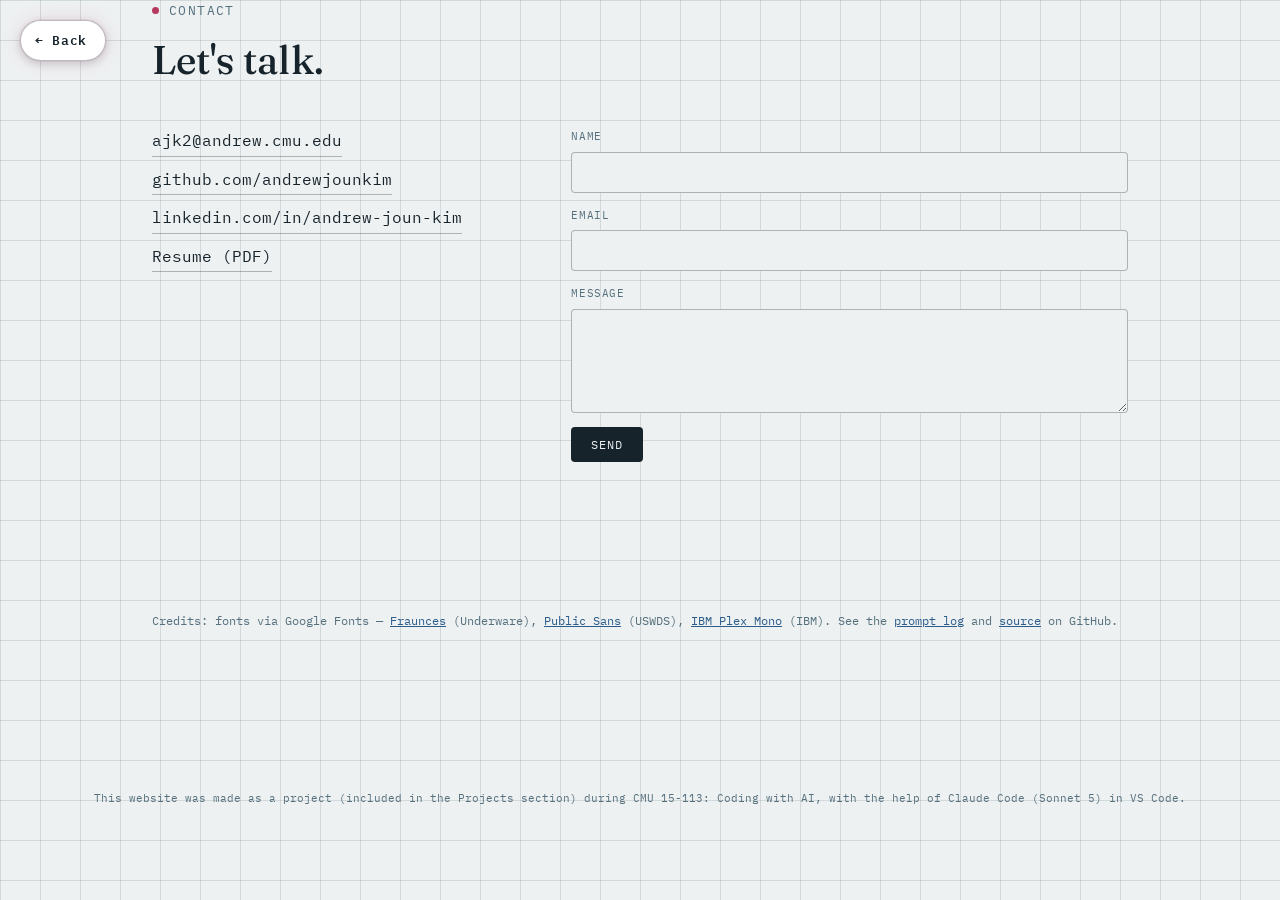
<file: contact.html>
<!DOCTYPE html>
<!-- AI usage note: built with Claude (Anthropic) as a coding partner -- see PROMPT_LOG.md and README.md in the repo root. -->
<html lang="en">
<head>
<meta charset="UTF-8">
<meta name="viewport" content="width=device-width, initial-scale=1.0">
<title>Contact — Andrew Kim</title>
<link rel="stylesheet" href="https://fonts.googleapis.com/css2?family=Fraunces:ital,opsz,wght@0,9..144,340..600;1,9..144,400..560&family=Public+Sans:wght@400;500;600;700&family=IBM+Plex+Mono:wght@400;500;600&display=swap">
<link rel="stylesheet" href="style.css">
</head>
<body>

<nav aria-label="Back to home">
  <a class="back-link" href="index.html">← Back</a>
</nav>

<main>
  <section id="contact" class="wrap">
    <div class="phase-head">
      <div class="eyebrow"><span class="tag" style="color:var(--eosin)"></span>Contact</div>
      <h2>Let's talk.</h2>
    </div>
    <div class="contact-grid">
      <div class="contact-links mono">
        <a href="mailto:ajk2@andrew.cmu.edu">ajk2@andrew.cmu.edu</a>
        <a href="https://github.com/andrewjounkim" target="_blank" rel="noopener">github.com/andrewjounkim</a>
        <a href="https://www.linkedin.com/in/andrew-joun-kim/" target="_blank" rel="noopener">linkedin.com/in/andrew-joun-kim</a>
        <a href="resume.pdf" target="_blank" rel="noopener">Resume (PDF)</a>
      </div>
      <form class="contact-form" data-email="ajk2@andrew.cmu.edu" action="https://formsubmit.co/ajk2@andrew.cmu.edu" method="POST">
        <input type="hidden" name="_subject" value="New message from your portfolio site">
        <input type="hidden" name="_template" value="table">
        <input type="hidden" name="_captcha" value="false">
        <input type="hidden" name="_next" value="https://andrewjounkim.github.io/portfolio/contact.html?sent=true">
        <input type="text" name="_honey" style="display:none" tabindex="-1" autocomplete="off">
        <label>Name<input type="text" name="name" autocomplete="name" required></label>
        <label>Email<input type="email" name="email" autocomplete="email" required></label>
        <label>Message<textarea name="message" rows="4" required></textarea></label>
        <button type="submit">Send</button>
      </form>
      <p class="form-status" id="formStatus" aria-live="polite"></p>
    </div>
    <p class="footnote">Credits: fonts via Google Fonts — <a href="https://fonts.google.com/specimen/Fraunces" target="_blank" rel="noopener">Fraunces</a> (Underware), <a href="https://fonts.google.com/specimen/Public+Sans" target="_blank" rel="noopener">Public Sans</a> (USWDS), <a href="https://fonts.google.com/specimen/IBM+Plex+Mono" target="_blank" rel="noopener">IBM Plex Mono</a> (IBM). See the <a href="https://github.com/andrewjounkim/portfolio/blob/main/PROMPT_LOG.md" target="_blank" rel="noopener">prompt log</a> and <a href="https://github.com/andrewjounkim/portfolio" target="_blank" rel="noopener">source</a> on GitHub.</p>
  </section>
</main>

<footer class="site-credit">This website was made as a project (included in the Projects section) during CMU 15-113: Coding with AI, with the help of Claude Code (Sonnet 5) in VS Code.</footer>

<script src="script.js"></script>
</body>
</html>
</file>
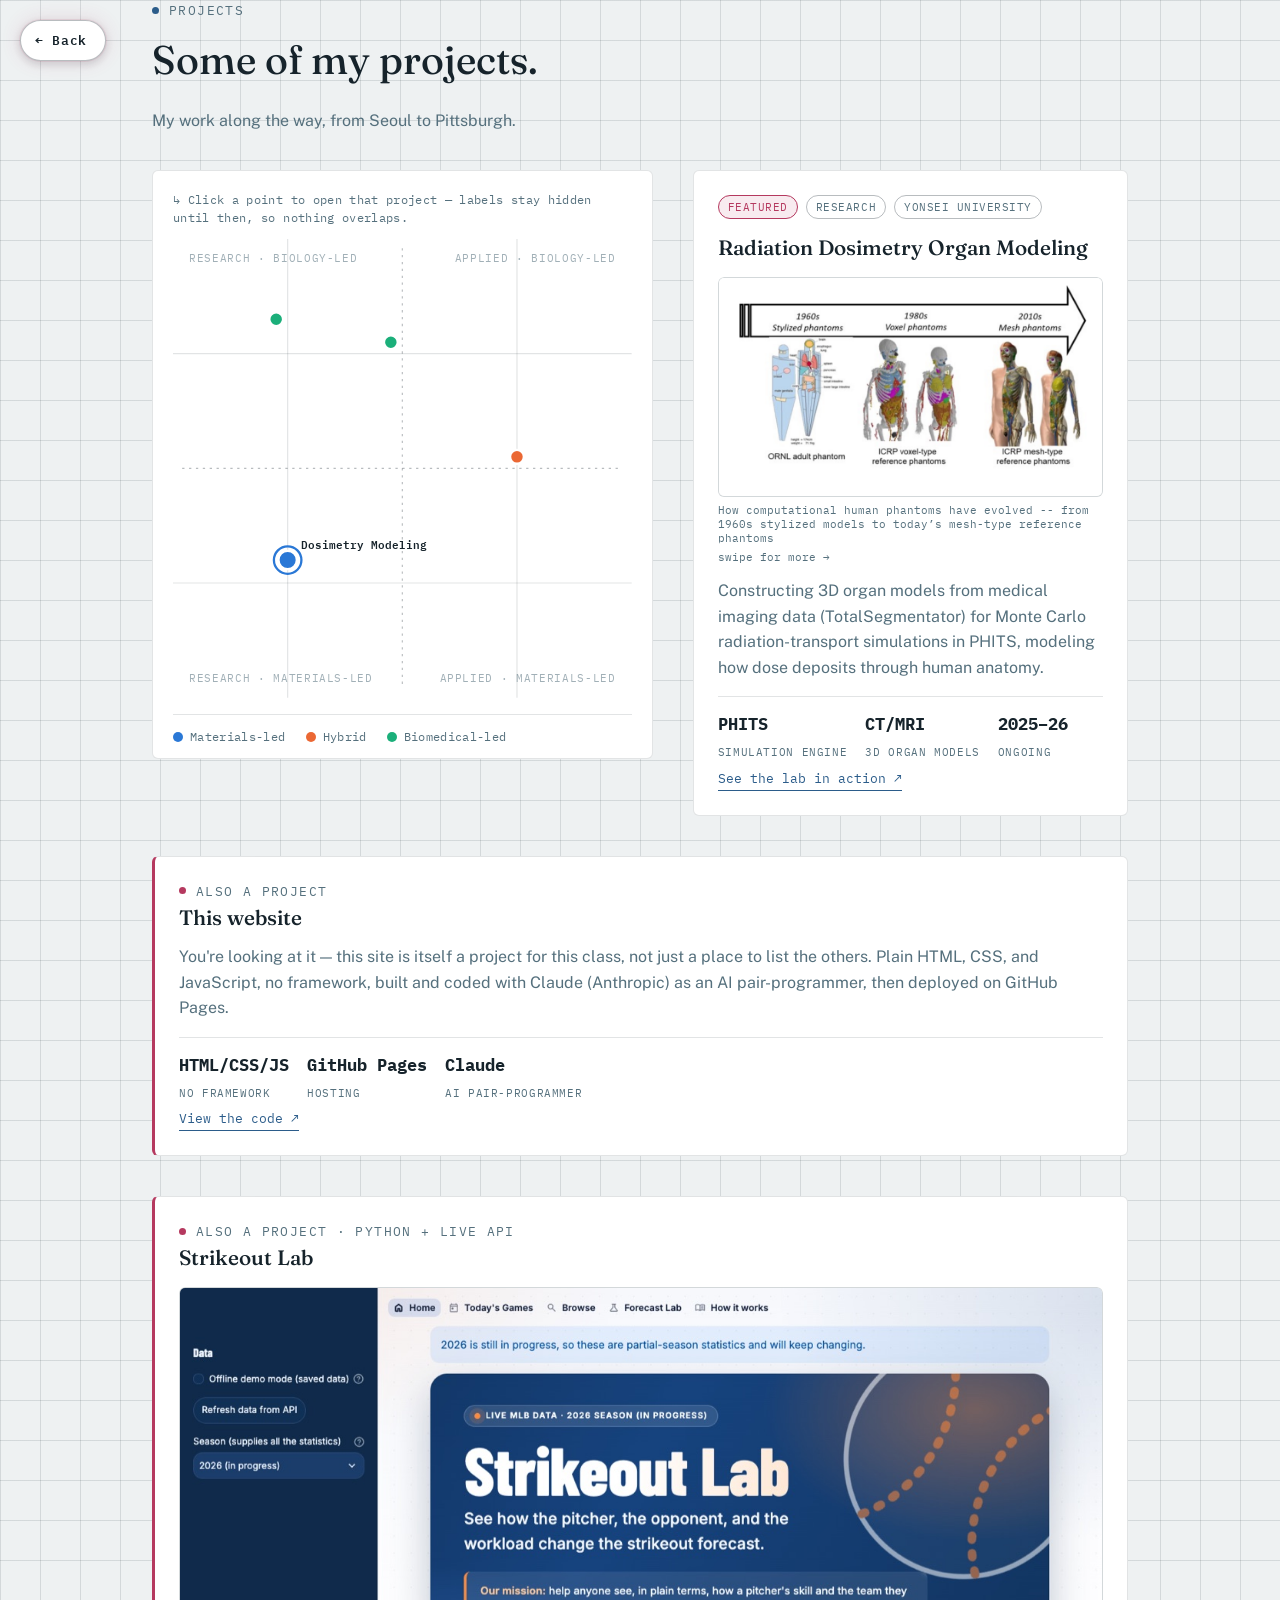
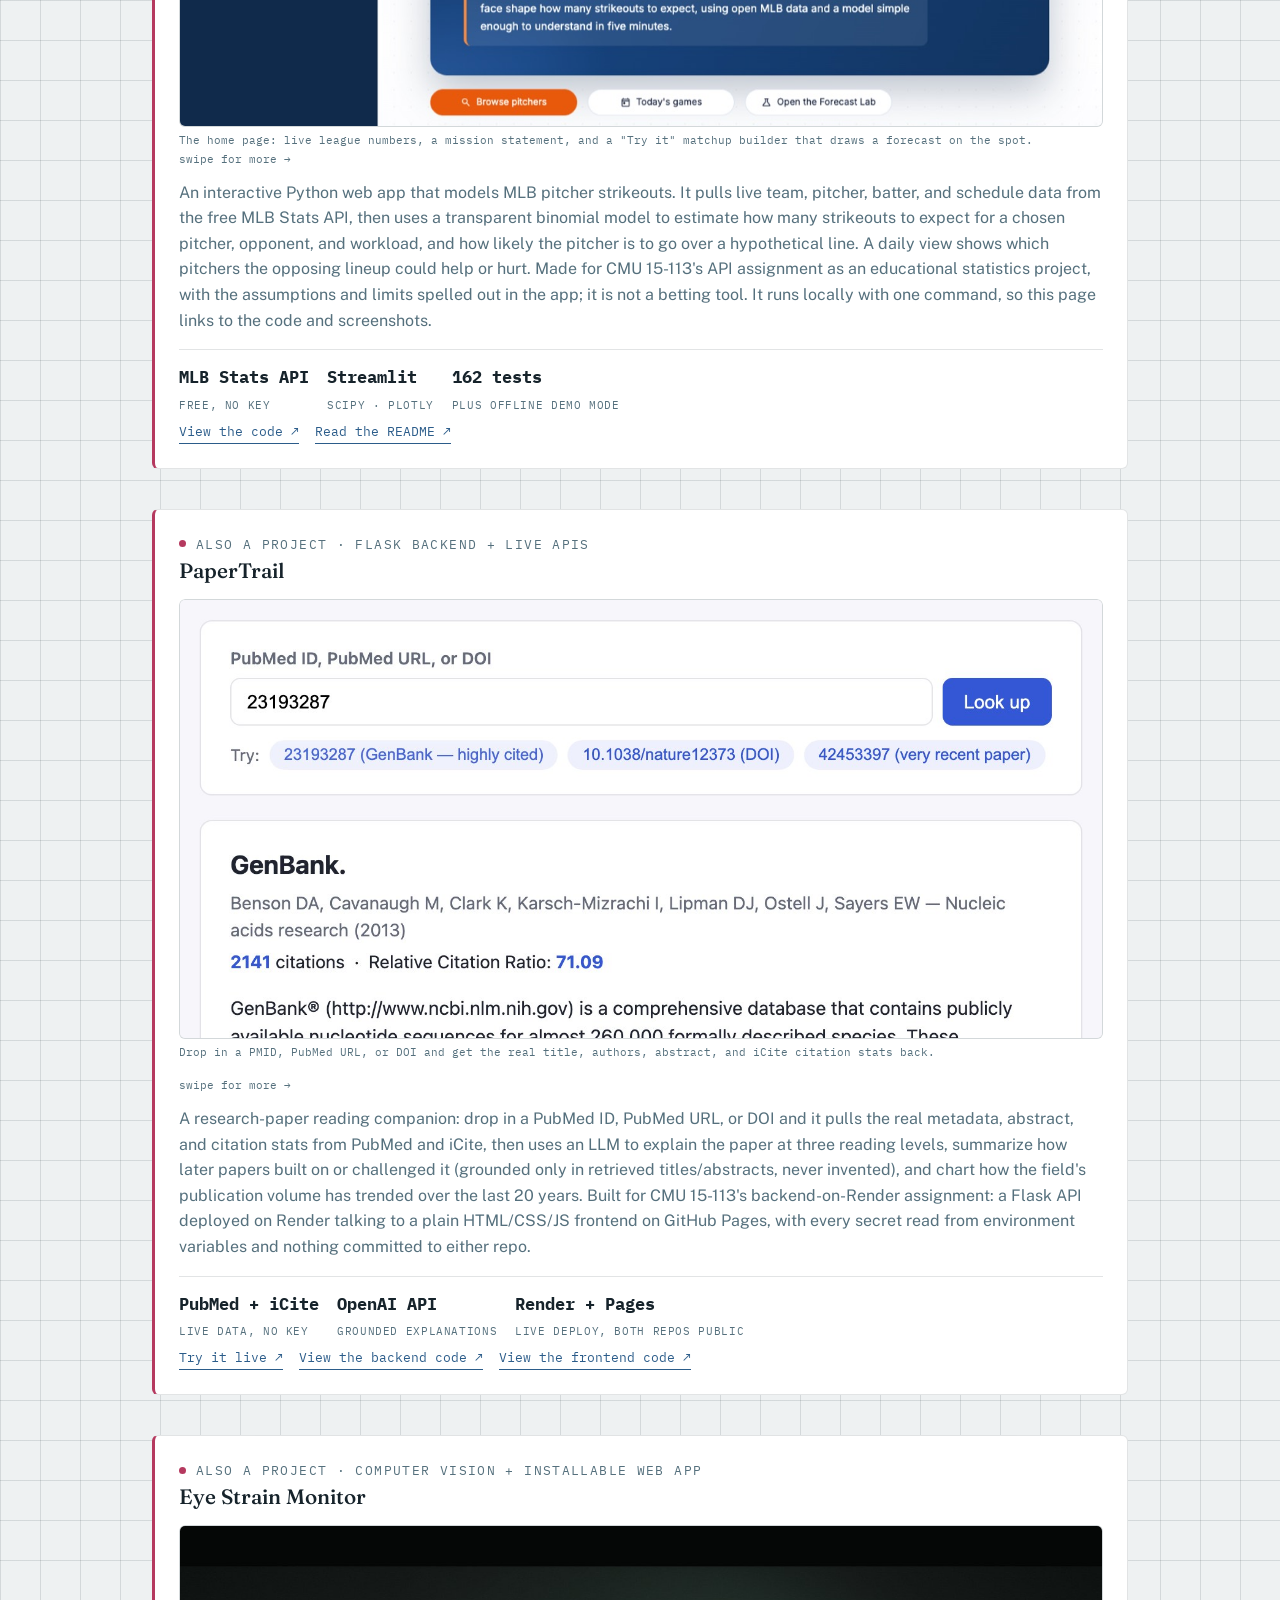
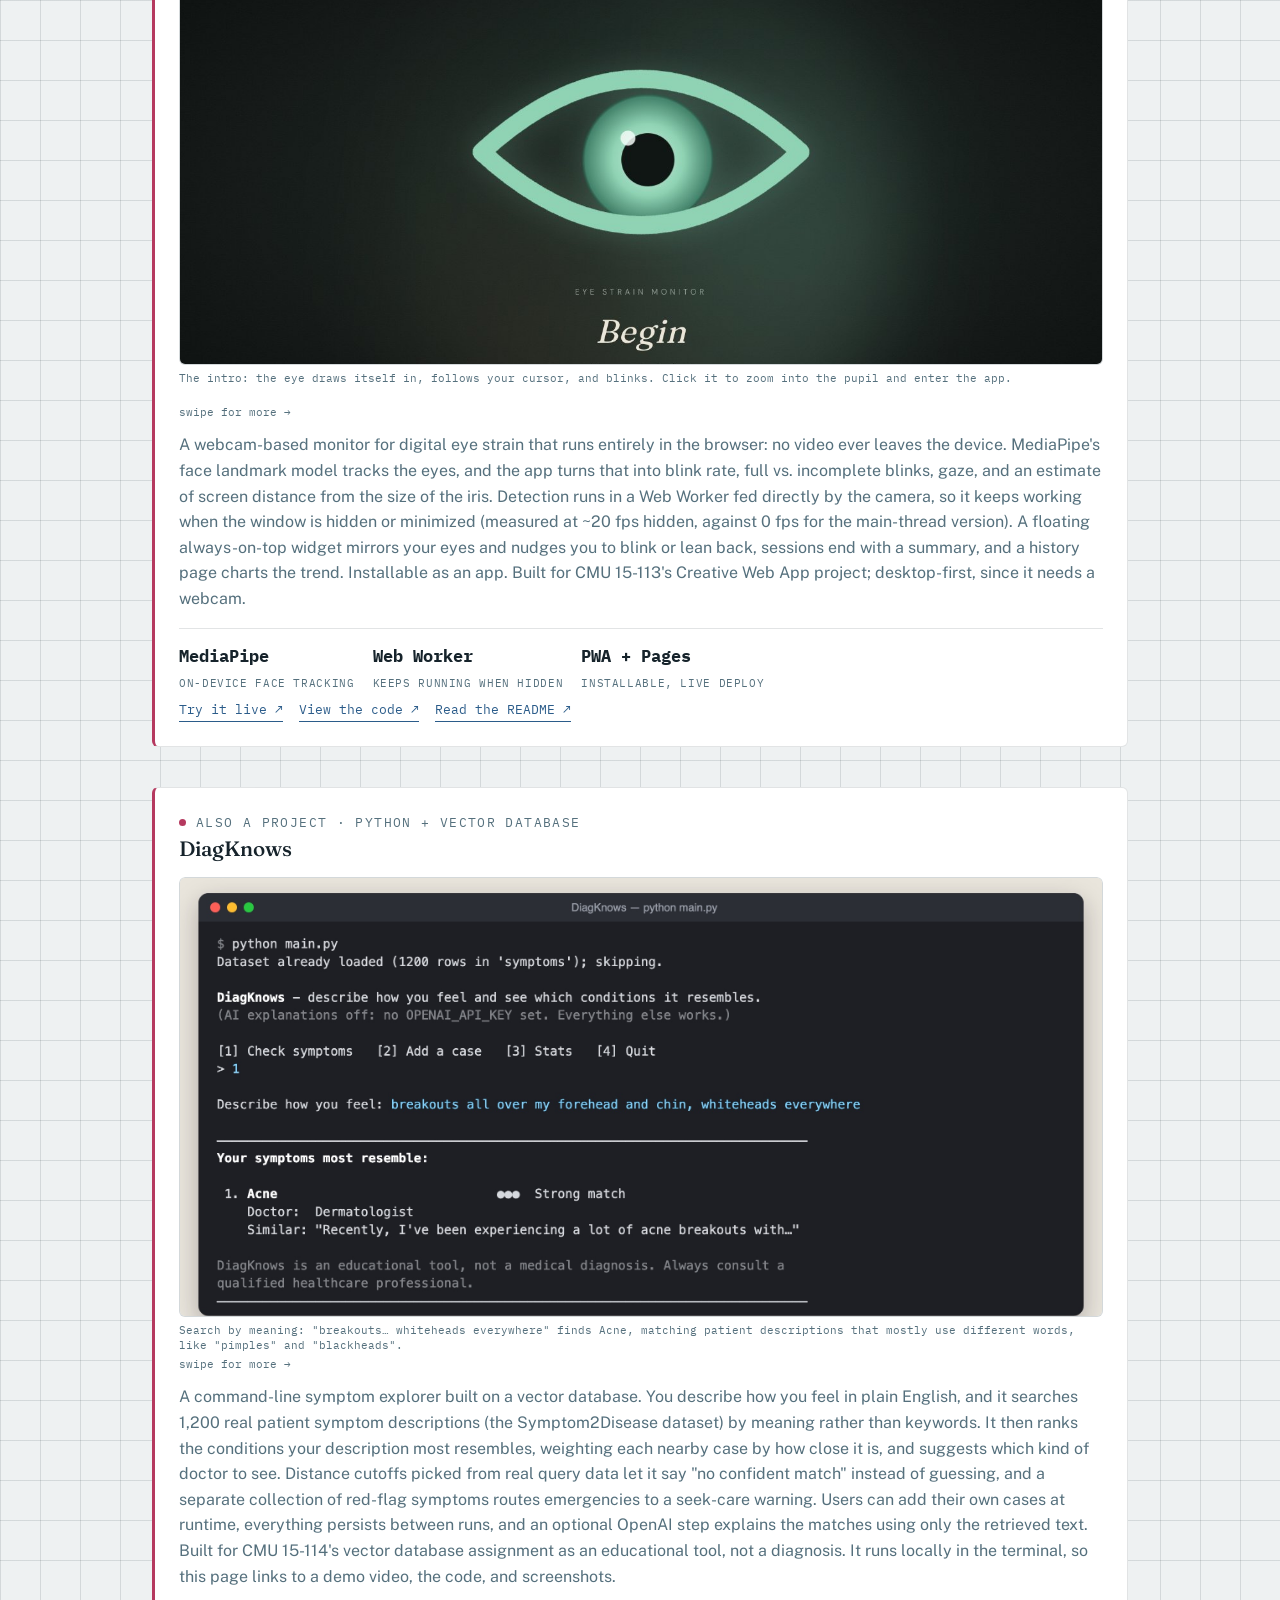
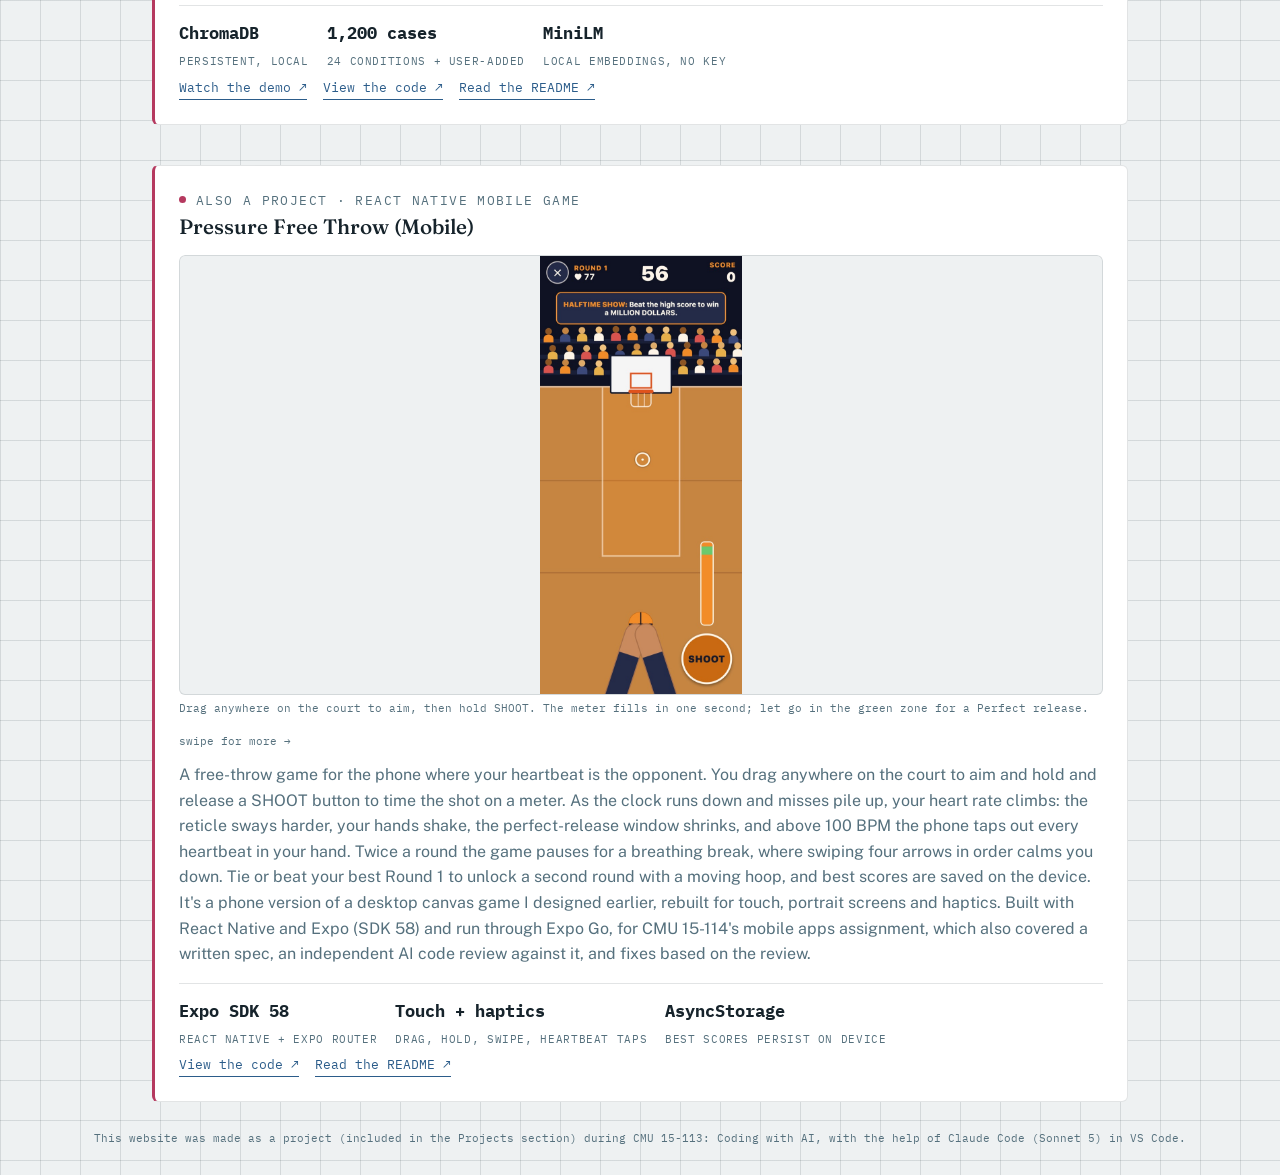
<file: projects.html>
<!DOCTYPE html>
<!-- AI usage note: built with Claude (Anthropic) as a coding partner -- see PROMPT_LOG.md and README.md in the repo root. -->
<html lang="en">
<head>
<meta charset="UTF-8">
<meta name="viewport" content="width=device-width, initial-scale=1.0">
<title>Projects — Andrew Kim</title>
<link rel="stylesheet" href="https://fonts.googleapis.com/css2?family=Fraunces:ital,opsz,wght@0,9..144,340..600;1,9..144,400..560&family=Public+Sans:wght@400;500;600;700&family=IBM+Plex+Mono:wght@400;500;600&display=swap">
<link rel="stylesheet" href="style.css">
</head>
<body>

<nav aria-label="Back to home">
  <a class="back-link" href="index.html">← Back</a>
</nav>

<main>
  <section id="projects" class="wrap">
    <div class="phase-head">
      <div class="eyebrow"><span class="tag" style="color:var(--blueprint)"></span>Projects</div>
      <h2>Some of my projects.</h2>
      <p class="kicker">My work along the way, from Seoul to Pittsburgh.</p>
    </div>

    <div class="chart-layout">
      <div class="chart-card">
        <p class="chart-hint">↳ Click a point to open that project — labels stay hidden until then, so nothing overlaps.</p>
        <svg id="projChart" viewBox="0 0 400 400" role="group" aria-label="Projects plotted by research-versus-applied and materials-versus-biology character">
          <line class="grid-line" x1="0" y1="100" x2="400" y2="100"/>
          <line class="grid-line" x1="0" y1="300" x2="400" y2="300"/>
          <line class="grid-line" x1="100" y1="0" x2="100" y2="400"/>
          <line class="grid-line" x1="300" y1="0" x2="300" y2="400"/>
          <line class="axis-line" x1="200" y1="8" x2="200" y2="392"/>
          <line class="axis-line" x1="8" y1="200" x2="392" y2="200"/>
          <text class="quad-label" x="14" y="20">research · biology-led</text>
          <text class="quad-label" x="386" y="20" text-anchor="end">applied · biology-led</text>
          <text class="quad-label" x="14" y="386">research · materials-led</text>
          <text class="quad-label" x="386" y="386" text-anchor="end">applied · materials-led</text>

          <g class="pt active" data-key="yonsei" data-cat="materials" tabindex="0" transform="translate(100,280)">
            <circle class="hit" r="17" fill="transparent"/>
            <circle class="halo" r="12" stroke="var(--cat-materials)"/>
            <circle class="core" r="6" fill="var(--cat-materials)"/>
            <text x="12" y="-10">Dosimetry Modeling</text>
          </g>
          <g class="pt" data-key="flowx" data-cat="bme" tabindex="0" transform="translate(190,90)">
            <circle class="hit" r="17" fill="transparent"/>
            <circle class="halo" r="12" stroke="var(--cat-bme)"/>
            <circle class="core" r="6" fill="var(--cat-bme)"/>
            <text x="12" y="26">Cardiovascular Modeling</text>
          </g>
          <g class="pt" data-key="nearthlab" data-cat="hybrid" tabindex="0" transform="translate(300,190)">
            <circle class="hit" r="17" fill="transparent"/>
            <circle class="halo" r="12" stroke="var(--cat-hybrid)"/>
            <circle class="core" r="6" fill="var(--cat-hybrid)"/>
            <text x="-12" y="-10" text-anchor="end">Antibacterial Drones</text>
          </g>
          <g class="pt" data-key="primrose" data-cat="bme" tabindex="0" transform="translate(90,70)">
            <circle class="hit" r="17" fill="transparent"/>
            <circle class="halo" r="12" stroke="var(--cat-bme)"/>
            <circle class="core" r="6" fill="var(--cat-bme)"/>
            <text x="12" y="-10">Natural Antimicrobial Study</text>
          </g>
        </svg>
        <div class="legend" id="legend">
          <button data-cat="materials"><span class="swatch" style="background:var(--cat-materials)"></span>Materials-led</button>
          <button data-cat="hybrid"><span class="swatch" style="background:var(--cat-hybrid)"></span>Hybrid</button>
          <button data-cat="bme"><span class="swatch" style="background:var(--cat-bme)"></span>Biomedical-led</button>
        </div>
      </div>

      <div class="detail-card" id="detailCard"><!-- filled by script.js --></div>
    </div>

    <div class="meta-project detail-card">
      <div class="eyebrow"><span class="tag" style="color:var(--eosin)"></span>Also a project</div>
      <h3>This website</h3>
      <p>You're looking at it — this site is itself a project for this class, not just a place to list the others. Plain HTML, CSS, and JavaScript, no framework, built and coded with Claude (Anthropic) as an AI pair-programmer, then deployed on GitHub Pages.</p>
      <div class="stat-row">
        <div class="stat"><b>HTML/CSS/JS</b><span>no framework</span></div>
        <div class="stat"><b>GitHub Pages</b><span>hosting</span></div>
        <div class="stat"><b>Claude</b><span>AI pair-programmer</span></div>
      </div>
      <a class="code-link" href="https://github.com/andrewjounkim/portfolio" target="_blank" rel="noopener">View the code ↗</a>
    </div>

    <div class="meta-project detail-card shots">
      <div class="eyebrow"><span class="tag" style="color:var(--eosin)"></span>Also a project · Python + live API</div>
      <h3>Strikeout Lab</h3>
      <div class="photo-strip">
        <figure><img src="images/strikeout-lab-home.jpg" alt="Strikeout Lab home page with the mission statement, live stats, and an interactive matchup builder" loading="lazy"><figcaption>The home page: live league numbers, a mission statement, and a "Try it" matchup builder that draws a forecast on the spot.</figcaption></figure>
        <figure><img src="images/strikeout-lab-today.jpg" alt="Strikeout Lab's Today's Games page ranking which pitchers the opposing bats could help or hurt" loading="lazy"><figcaption>Today's Games: every probable starter modeled against the opposing lineup, with the batters behind each number.</figcaption></figure>
        <figure><img src="images/strikeout-lab-lab.jpg" alt="Strikeout Lab's Forecast Lab showing a strikeout probability chart" loading="lazy"><figcaption>The Forecast Lab: expected strikeouts, the chance of going over or under a line, and how the workload changes it.</figcaption></figure>
      </div>
      <p class="photo-hint">swipe for more →</p>
      <p>An interactive Python web app that models MLB pitcher strikeouts. It pulls live team, pitcher, batter, and schedule data from the free MLB Stats API, then uses a transparent binomial model to estimate how many strikeouts to expect for a chosen pitcher, opponent, and workload, and how likely the pitcher is to go over a hypothetical line. A daily view shows which pitchers the opposing lineup could help or hurt. Made for CMU 15-113's API assignment as an educational statistics project, with the assumptions and limits spelled out in the app; it is not a betting tool. It runs locally with one command, so this page links to the code and screenshots.</p>
      <div class="stat-row">
        <div class="stat"><b>MLB Stats API</b><span>free, no key</span></div>
        <div class="stat"><b>Streamlit</b><span>scipy · Plotly</span></div>
        <div class="stat"><b>162 tests</b><span>plus offline demo mode</span></div>
      </div>
      <a class="code-link" href="https://github.com/andrewjounkim/strikeout-lab" target="_blank" rel="noopener">View the code ↗</a>
      &nbsp;&nbsp;
      <a class="code-link" href="https://github.com/andrewjounkim/strikeout-lab#readme" target="_blank" rel="noopener">Read the README ↗</a>
    </div>

    <div class="meta-project detail-card shots">
      <div class="eyebrow"><span class="tag" style="color:var(--eosin)"></span>Also a project · Flask backend + live APIs</div>
      <h3>PaperTrail</h3>
      <div class="photo-strip">
        <figure><img src="images/papertrail-lookup.jpg" alt="PaperTrail's paper lookup and result card, showing a GenBank paper's title, authors, journal, citation count, Relative Citation Ratio, and abstract" loading="lazy"><figcaption>Drop in a PMID, PubMed URL, or DOI and get the real title, authors, abstract, and iCite citation stats back.</figcaption></figure>
        <figure><img src="images/papertrail-whatnext.jpg" alt="PaperTrail's What Happened Next section with an AI summary of how later papers cited the original one" loading="lazy"><figcaption>"What happened next": an AI summary of how later work engaged with the paper, grounded only in the retrieved titles/abstracts of the papers that actually cited it.</figcaption></figure>
        <figure><img src="images/papertrail-trend.jpg" alt="PaperTrail's field trend chart showing yearly PubMed publication counts for GenBank-related research" loading="lazy"><figcaption>A field-trend chart: yearly PubMed publication counts for an LLM-generated (and user-editable) search query on the paper's topic.</figcaption></figure>
      </div>
      <p class="photo-hint">swipe for more →</p>
      <p>A research-paper reading companion: drop in a PubMed ID, PubMed URL, or DOI and it pulls the real metadata, abstract, and citation stats from PubMed and iCite, then uses an LLM to explain the paper at three reading levels, summarize how later papers built on or challenged it (grounded only in retrieved titles/abstracts, never invented), and chart how the field's publication volume has trended over the last 20 years. Built for CMU 15-113's backend-on-Render assignment: a Flask API deployed on Render talking to a plain HTML/CSS/JS frontend on GitHub Pages, with every secret read from environment variables and nothing committed to either repo.</p>
      <div class="stat-row">
        <div class="stat"><b>PubMed + iCite</b><span>live data, no key</span></div>
        <div class="stat"><b>OpenAI API</b><span>grounded explanations</span></div>
        <div class="stat"><b>Render + Pages</b><span>live deploy, both repos public</span></div>
      </div>
      <a class="code-link" href="https://andrewjounkim.github.io/papertrail-frontend/" target="_blank" rel="noopener">Try it live ↗</a>
      &nbsp;&nbsp;
      <a class="code-link" href="https://github.com/andrewjounkim/papertrail-backend" target="_blank" rel="noopener">View the backend code ↗</a>
      &nbsp;&nbsp;
      <a class="code-link" href="https://github.com/andrewjounkim/papertrail-frontend" target="_blank" rel="noopener">View the frontend code ↗</a>
    </div>

    <div class="meta-project detail-card shots">
      <div class="eyebrow"><span class="tag" style="color:var(--eosin)"></span>Also a project · Computer vision + installable web app</div>
      <h3>Eye Strain Monitor</h3>
      <div class="photo-strip">
        <figure><img src="images/eyestrain-intro.jpg" alt="Eye Strain Monitor's intro screen: a large animated eye logo above the word Begin" loading="lazy"><figcaption>The intro: the eye draws itself in, follows your cursor, and blinks. Click it to zoom into the pupil and enter the app.</figcaption></figure>
        <figure><img src="images/eyestrain-widget.jpg" alt="Three states of the floating widget: normal with a green tint, low blink rate with a muted red tint, and a nudge message with a warmer orange tint" loading="lazy"><figcaption>The floating widget stays on top of other apps and mirrors your eyes live. When your blink rate stays low it shows a gentle nudge (shown here with simulated readings).</figcaption></figure>
        <figure><img src="images/eyestrain-history.jpg" alt="Eye Strain Monitor's History page with a trend chart of blinks per minute across sessions" loading="lazy"><figcaption>History: blinks per minute across sessions with a 5-session average, to see whether your habits are improving (sample data shown).</figcaption></figure>
      </div>
      <p class="photo-hint">swipe for more →</p>
      <p>A webcam-based monitor for digital eye strain that runs entirely in the browser: no video ever leaves the device. MediaPipe's face landmark model tracks the eyes, and the app turns that into blink rate, full vs. incomplete blinks, gaze, and an estimate of screen distance from the size of the iris. Detection runs in a Web Worker fed directly by the camera, so it keeps working when the window is hidden or minimized (measured at ~20 fps hidden, against 0 fps for the main-thread version). A floating always-on-top widget mirrors your eyes and nudges you to blink or lean back, sessions end with a summary, and a history page charts the trend. Installable as an app. Built for CMU 15-113's Creative Web App project; desktop-first, since it needs a webcam.</p>
      <div class="stat-row">
        <div class="stat"><b>MediaPipe</b><span>on-device face tracking</span></div>
        <div class="stat"><b>Web Worker</b><span>keeps running when hidden</span></div>
        <div class="stat"><b>PWA + Pages</b><span>installable, live deploy</span></div>
      </div>
      <a class="code-link" href="https://andrewjounkim.github.io/eyestrain-monitor/" target="_blank" rel="noopener">Try it live ↗</a>
      &nbsp;&nbsp;
      <a class="code-link" href="https://github.com/andrewjounkim/eyestrain-monitor" target="_blank" rel="noopener">View the code ↗</a>
      &nbsp;&nbsp;
      <a class="code-link" href="https://github.com/andrewjounkim/eyestrain-monitor#readme" target="_blank" rel="noopener">Read the README ↗</a>
    </div>

    <div class="meta-project detail-card shots">
      <div class="eyebrow"><span class="tag" style="color:var(--eosin)"></span>Also a project · Python + vector database</div>
      <h3>DiagKnows</h3>
      <div class="photo-strip">
        <figure><img src="images/diagknows-search.jpg" alt="DiagKnows in a terminal: the query 'breakouts all over my forehead and chin, whiteheads everywhere' returns Acne as a strong match with Dermatologist as the doctor to see" loading="lazy"><figcaption>Search by meaning: "breakouts… whiteheads everywhere" finds Acne, matching patient descriptions that mostly use different words, like "pimples" and "blackheads".</figcaption></figure>
        <figure><img src="images/diagknows-add.jpg" alt="DiagKnows adding a new Gout case, then finding it as the top result for a differently worded search" loading="lazy"><figcaption>Add a case while the app is running, and it's searchable immediately: a differently worded description finds it first.</figcaption></figure>
        <figure><img src="images/diagknows-safety.jpg" alt="DiagKnows answering an off-topic query with No confident match, and a sudden vision loss description with a Seek Emergency Care warning" loading="lazy"><figcaption>It won't guess: off-topic text gets "No confident match", and red-flag symptoms get an emergency warning instead of a ranking.</figcaption></figure>
      </div>
      <p class="photo-hint">swipe for more →</p>
      <p>A command-line symptom explorer built on a vector database. You describe how you feel in plain English, and it searches 1,200 real patient symptom descriptions (the Symptom2Disease dataset) by meaning rather than keywords. It then ranks the conditions your description most resembles, weighting each nearby case by how close it is, and suggests which kind of doctor to see. Distance cutoffs picked from real query data let it say "no confident match" instead of guessing, and a separate collection of red-flag symptoms routes emergencies to a seek-care warning. Users can add their own cases at runtime, everything persists between runs, and an optional OpenAI step explains the matches using only the retrieved text. Built for CMU 15-114's vector database assignment as an educational tool, not a diagnosis. It runs locally in the terminal, so this page links to a demo video, the code, and screenshots.</p>
      <div class="stat-row">
        <div class="stat"><b>ChromaDB</b><span>persistent, local</span></div>
        <div class="stat"><b>1,200 cases</b><span>24 conditions + user-added</span></div>
        <div class="stat"><b>MiniLM</b><span>local embeddings, no key</span></div>
      </div>
      <a class="code-link" href="https://youtu.be/7ZPdceTQfVQ" target="_blank" rel="noopener">Watch the demo ↗</a>
      &nbsp;&nbsp;
      <a class="code-link" href="https://github.com/andrewjounkim/diagknows" target="_blank" rel="noopener">View the code ↗</a>
      &nbsp;&nbsp;
      <a class="code-link" href="https://github.com/andrewjounkim/diagknows#readme" target="_blank" rel="noopener">Read the README ↗</a>
    </div>

    <div class="meta-project detail-card shots">
      <div class="eyebrow"><span class="tag" style="color:var(--eosin)"></span>Also a project · React Native mobile game</div>
      <h3>Pressure Free Throw (Mobile)</h3>
      <div class="photo-strip phone">
        <figure><img src="images/pft-mobile-meter.jpg" alt="Pressure Free Throw game screen: Round 1 with 56 seconds left and 77 BPM, the HALFTIME SHOW sign above the crowd and hoop, the aim reticle on the court, and the shot meter filling toward the green zone above the SHOOT button" loading="lazy"><figcaption>Drag anywhere on the court to aim, then hold SHOOT. The meter fills in one second; let go in the green zone for a Perfect release.</figcaption></figure>
        <figure><img src="images/pft-mobile-flight.jpg" alt="Mid-shot at 109 BPM: the sign has become a red jumbotron reading 109 BPM, the ball is in flight toward the hoop, and the rating reads PERFECT" loading="lazy"><figcaption>Past 100 BPM the halftime sign turns into a heart-rate jumbotron, and the phone taps out each heartbeat. Higher BPM means more sway and a smaller green zone.</figcaption></figure>
        <figure><img src="images/pft-mobile-break.jpg" alt="Breathing break: the dimmed arena behind the word BREATHE, four arrow boxes to swipe in order, and a countdown bar showing 4 seconds left" loading="lazy"><figcaption>At 40 and 20 seconds the clock stops for a breathing break: swipe the four arrows in order to drop your heart rate by 20.</figcaption></figure>
        <figure><img src="images/pft-mobile-results.jpg" alt="Results screen reading Game Over with a NEW RECORD banner, Round 1 11, Round 2 0, final score 11 and best final 11, plus PLAY AGAIN and HOME buttons" loading="lazy"><figcaption>Results with a NEW RECORD banner; best scores are saved on the device and survive closing the app. (Screens captured from the app's web preview at iPhone 15 size; the game itself runs on my iPhone 15 in Expo Go.)</figcaption></figure>
      </div>
      <p class="photo-hint">swipe for more →</p>
      <p>A free-throw game for the phone where your heartbeat is the opponent. You drag anywhere on the court to aim and hold and release a SHOOT button to time the shot on a meter. As the clock runs down and misses pile up, your heart rate climbs: the reticle sways harder, your hands shake, the perfect-release window shrinks, and above 100 BPM the phone taps out every heartbeat in your hand. Twice a round the game pauses for a breathing break, where swiping four arrows in order calms you down. Tie or beat your best Round 1 to unlock a second round with a moving hoop, and best scores are saved on the device. It's a phone version of a desktop canvas game I designed earlier, rebuilt for touch, portrait screens and haptics. Built with React Native and Expo (SDK 58) and run through Expo Go, for CMU 15-114's mobile apps assignment, which also covered a written spec, an independent AI code review against it, and fixes based on the review.</p>
      <div class="stat-row">
        <div class="stat"><b>Expo SDK 58</b><span>React Native + Expo Router</span></div>
        <div class="stat"><b>Touch + haptics</b><span>drag, hold, swipe, heartbeat taps</span></div>
        <div class="stat"><b>AsyncStorage</b><span>best scores persist on device</span></div>
      </div>
      <a class="code-link" href="https://github.com/andrewjounkim/pressure-free-throw-mobile" target="_blank" rel="noopener">View the code ↗</a>
      &nbsp;&nbsp;
      <a class="code-link" href="https://github.com/andrewjounkim/pressure-free-throw-mobile#readme" target="_blank" rel="noopener">Read the README ↗</a>
    </div>
  </section>
</main>

<footer class="site-credit">This website was made as a project (included in the Projects section) during CMU 15-113: Coding with AI, with the help of Claude Code (Sonnet 5) in VS Code.</footer>

<script src="script.js"></script>
</body>
</html>
</file>
<file: style.css>
/* AI usage note (Claude, Anthropic): layout, the color system below, and
   most of this stylesheet were built with Claude as a coding partner --
   see PROMPT_LOG.md in the repo root for the conversation, and script.js
   for a more detailed note on the interactive mechanics specifically. */
:root{
  color-scheme: light;
  --paper: #eef1f2;
  --paper-raised: #ffffff;
  --ink: #16232b;
  --ink-muted: #55707d;
  --line: rgba(22,35,43,0.12);
  --line-strong: rgba(22,35,43,0.30);
  --blueprint: #2b5c8a;
  --blueprint-soft: rgba(43,92,138,0.10);
  --hema: #4a3f7a;
  --hema-soft: rgba(74,63,122,0.10);
  --eosin: #b5395f;
  --eosin-soft: rgba(181,57,95,0.10);
  --shadow: rgba(22,35,43,0.16);
  --cat-materials: #2a78d6;
  --cat-hybrid: #eb6834;
  --cat-bme: #1baf7a;
}
@media (prefers-color-scheme: dark){
  :root:not([data-theme="light"]){
    color-scheme: dark;
    --paper: #0e161d;
    --paper-raised: #16212a;
    --ink: #dfe8ea;
    --ink-muted: #93aab3;
    --line: rgba(223,232,234,0.16);
    --line-strong: rgba(223,232,234,0.32);
    --blueprint: #6fb2e0;
    --blueprint-soft: rgba(111,178,224,0.14);
    --hema: #a394e8;
    --hema-soft: rgba(163,148,232,0.14);
    --eosin: #ef85a6;
    --eosin-soft: rgba(239,133,166,0.14);
    --shadow: rgba(0,0,0,0.45);
    --cat-materials: #3987e5;
    --cat-hybrid: #d95926;
    --cat-bme: #199e70;
  }
}
:root[data-theme="dark"]{
  color-scheme: dark;
  --paper: #0e161d;
  --paper-raised: #16212a;
  --ink: #dfe8ea;
  --ink-muted: #93aab3;
  --line: rgba(223,232,234,0.16);
  --line-strong: rgba(223,232,234,0.32);
  --blueprint: #6fb2e0;
  --blueprint-soft: rgba(111,178,224,0.14);
  --hema: #a394e8;
  --hema-soft: rgba(163,148,232,0.14);
  --eosin: #ef85a6;
  --eosin-soft: rgba(239,133,166,0.14);
  --shadow: rgba(0,0,0,0.45);
  --cat-materials: #3987e5;
  --cat-hybrid: #d95926;
  --cat-bme: #199e70;
}

*{ box-sizing: border-box; }
body{
  background: var(--paper);
  color: var(--ink);
  font-family: "Public Sans", system-ui, -apple-system, sans-serif;
  font-size: 16px;
  line-height: 1.6;
  margin: 0;
  -webkit-font-smoothing: antialiased;
  background-image:
    linear-gradient(var(--line) 1px, transparent 1px),
    linear-gradient(90deg, var(--line) 1px, transparent 1px);
  background-size: 40px 40px;
}
h1,h2,h3{ font-family: "Fraunces", Georgia, serif; text-wrap: balance; margin: 0; }
em{ font-style: italic; color: var(--eosin); }
.mono{ font-family: "IBM Plex Mono", ui-monospace, monospace; }
a{ color: var(--blueprint); }
::selection{ background: var(--eosin-soft); color: var(--ink); }
:focus-visible{ outline: 2px solid var(--eosin); outline-offset: 3px; }

.wrap{ max-width: 1040px; margin: 0 auto; padding: 0 32px; }
.eyebrow{
  font-family: "IBM Plex Mono", monospace;
  font-size: 12.5px;
  letter-spacing: 0.11em;
  text-transform: uppercase;
  color: var(--ink-muted);
  display: flex; align-items: center; gap: 10px;
}
.eyebrow .tag{
  width: 7px; height: 7px; border-radius: 50%;
  background: currentColor;
}
main > section{ padding: 140px 0 96px; }

/* ---------- BACK LINK (About / Projects / Contact pages) ----------
   Just a way back to the interactive pull-to-navigate home page --
   that page is the one hub, so subpages don't cross-link each other.
   Fixed in the corner, away from the page header, so it's never confused
   for part of the content and never lost when scrolling. */
.back-link{
  /* max(...) keeps this clear of a phone's notch/status-bar area (the
     env() part), while never sitting closer than 20px on a device with no
     notch at all */
  position: fixed; top: max(20px, env(safe-area-inset-top) + 12px); left: max(20px, env(safe-area-inset-left) + 12px); z-index: 60;
  display: inline-flex; align-items: center; gap: 7px;
  font-family: "IBM Plex Mono", monospace; font-size: 13px; font-weight: 600; letter-spacing: .05em;
  color: var(--ink); text-decoration: none;
  background: var(--paper-raised); border: 1px solid var(--line-strong); border-radius: 999px;
  padding: 9px 18px 9px 14px;
  box-shadow: 0 0 0 1px var(--eosin-soft), 0 0 18px 3px var(--eosin-soft), 0 3px 10px var(--shadow);
  transition: box-shadow .2s ease, color .2s ease, border-color .2s ease;
}
.back-link:hover, .back-link:focus-visible{
  color: var(--eosin); border-color: var(--eosin);
  box-shadow: 0 0 0 1px var(--eosin), 0 0 26px 6px var(--eosin-soft), 0 3px 10px var(--shadow);
}
@media (max-width: 640px){
  .back-link{
    top: max(14px, env(safe-area-inset-top) + 8px);
    left: max(14px, env(safe-area-inset-left) + 8px);
    padding: 8px 14px 8px 12px; font-size: 12px;
  }
}

/* ---------- HOME: name only, drag-to-navigate ---------- */
#intro{
  min-height: 100vh;
  display: flex; flex-direction: row; align-items: center; justify-content: space-between;
  flex-wrap: wrap;
  gap: 48px;
  padding: 48px 32px;
}
.hero-name{ flex: 1 1 320px; min-width: 280px; }
.hero-graph{
  flex: 0 1 500px;
  width: min(100%, 500px);
  aspect-ratio: 3 / 2;
  background: var(--paper-raised);
  border: 1px solid var(--line);
  border-radius: 8px;
  padding: 20px;
}
.hero-graph svg{ width: 100%; height: 100%; display: block; }
@keyframes graphHint{
  0%{ transform: scale(1); filter: none; }
  40%{ transform: scale(1.025); filter: drop-shadow(0 0 12px var(--eosin)); }
  100%{ transform: scale(1); filter: none; }
}
.hero-graph.hint{ animation: graphHint 1.5s ease-in-out; }
@media (max-width: 760px){
  #intro{ flex-direction: column; align-items: flex-start; justify-content: center; gap: 40px; }
  .hero-graph{ width: 100%; max-width: 420px; align-self: center; }
}

.grip-zone{
  -webkit-user-select:none; user-select:none;
  cursor: grab;
  display: block;
  touch-action: none;
}
.grip-zone:active{ cursor: grabbing; }
#gripText{
  font-family: "Fraunces", Georgia, serif;
  font-weight: 430;
  /* the name shares the row with the graph panel above 760px, so it gets a
     smaller share of viewport width there than it does full-width on mobile */
  font-size: clamp(3.8rem, 15vw, 8rem);
  line-height: 0.88;
  letter-spacing: -0.01em;
  transform-origin: left center;
  will-change: transform, letter-spacing;
}
@media (min-width: 761px){
  #gripText{ font-size: clamp(4.6rem, 8.5vw, 11rem); }
}
#gripText .first, #gripText .last{ display: block; }
#gripText .last{ font-style: italic; color: var(--hema); }

.pull-status{
  margin-top: 26px;
  min-height: 1.4em;
  display: inline-block;
  transform-origin: left center;
  font-family: "IBM Plex Mono", monospace; font-size: 12px; letter-spacing: .05em;
  color: var(--ink-muted);
}
@keyframes pullHint{
  0%{ transform: scaleX(1); text-shadow: none; color: var(--ink-muted); }
  45%{ transform: scaleX(1.06); text-shadow: 0 0 10px var(--eosin); color: var(--eosin); }
  100%{ transform: scaleX(1); text-shadow: none; color: var(--ink-muted); }
}
.pull-status.hint{ animation: pullHint 1.5s ease-in-out; }

/* the stress-strain graph is a standalone nav panel now, not background art
   hiding behind the text, so it can stay clearly visible on its own */
.hero-curve{ pointer-events: none; overflow: visible; }
.hero-curve path{ fill: none; stroke: var(--eosin); stroke-width: 6; stroke-opacity: .55; }
.hero-curve .curve-axis-line{ stroke: var(--eosin); stroke-width: 2.5; stroke-opacity: .5; fill: none; }
.hero-curve .curve-axis-arrow{ fill: var(--eosin); fill-opacity: .5; }
.hero-curve .curve-guide-line{ stroke: var(--eosin); stroke-width: 2; stroke-dasharray: 5 6; stroke-opacity: .35; fill: none; }
.hero-curve .curve-axis-label{
  font-family: "IBM Plex Mono", monospace; font-size: 16px; letter-spacing: .14em;
  fill: var(--eosin); opacity: .55;
}
.hero-curve .tick circle{ fill: var(--eosin); opacity: .55; transition: opacity .2s ease, r .2s ease; }
.hero-curve .tick text{
  font-family: "IBM Plex Mono", monospace; font-size: 24px; letter-spacing: .08em;
  fill: var(--eosin); opacity: .55; transition: opacity .2s ease;
}
.hero-curve .tick.armed circle{ opacity: 1; r: 13; }
.hero-curve .tick.armed text{ opacity: 1; font-weight: 600; }
@media (max-width: 520px){
  .hero-curve .tick text{ font-size: 19px; }
  .hero-curve .curve-axis-label{ font-size: 13px; }
}

/* keyboard/assistive-tech route to the same three pages, hidden until focused */
.quiet-nav{
  position: absolute; width: 1px; height: 1px; overflow: hidden;
  clip: rect(0,0,0,0); white-space: nowrap; margin-top: 20px;
}
.quiet-nav:focus-within{
  position: fixed; top: 16px; left: 16px; width: auto; height: auto; overflow: visible;
  clip: auto; white-space: normal;
  background: var(--paper-raised); border: 1px solid var(--line-strong); border-radius: 6px;
  padding: 10px 14px; display: flex; gap: 14px; z-index: 200;
}
.quiet-nav a{ font-family:"IBM Plex Mono", monospace; font-size: 12px; color: var(--ink); text-decoration: none; }
.quiet-nav a:hover, .quiet-nav a:focus{ color: var(--eosin); }

/* ---------- SECTION / PAGE HEADERS ---------- */
.phase-head{ margin-bottom: 36px; max-width: 640px; }
.phase-head h2{ font-size: clamp(1.7rem, 3.4vw, 2.5rem); margin-top: 8px; font-weight: 460; }
.phase-head .kicker{ color: var(--ink-muted); }

/* ---------- ABOUT ---------- */
.about-top{ display:flex; align-items:center; gap:24px; margin-bottom:40px; flex-wrap:wrap; }
.photo{
  width:132px; height:132px; border-radius:50%; flex:none;
  object-fit:cover; border:1px solid var(--line);
}
.about-top h3{ font-size:1.5rem; font-weight:520; }
.about-subtitle{ margin-top:6px; color: var(--ink-muted); font-family:"IBM Plex Mono",monospace; font-size:12.5px; letter-spacing:.03em; }
.about-grid{ display:grid; grid-template-columns: 1.3fr 1fr; gap: 48px; align-items:start; }
.about-grid p{ margin: 0 0 16px; max-width: 60ch; }
.discipline-list{ display:flex; flex-direction:column; gap:14px; }
.discipline-row{
  background: var(--paper-raised);
  border:1px solid var(--line);
  border-left: 3px solid var(--blueprint);
  border-radius: 3px;
  padding: 14px 16px;
}
.discipline-row.alt{ border-left-color: var(--eosin); }
.discipline-row h4{ margin:0 0 4px; font-size: .95rem; font-weight:600; }
.discipline-row p{ margin:0; font-size: .88rem; color: var(--ink-muted); max-width: none; }

/* ---------- PROJECTS / CHART ---------- */
.chart-layout{ display:grid; grid-template-columns: 1.15fr 1fr; gap: 40px; align-items:start; }
.chart-card{ background: var(--paper-raised); border:1px solid var(--line); border-radius: 6px; padding: 20px 20px 14px; }
.chart-card svg{ width:100%; height:auto; display:block; overflow: visible; }
.axis-label{ font-family:"IBM Plex Mono",monospace; font-size: 10.5px; letter-spacing:.07em; fill: var(--ink-muted); text-transform: uppercase; }
.quad-label{ font-family:"IBM Plex Mono",monospace; font-size: 9.5px; letter-spacing:.06em; fill: var(--ink-muted); opacity:.55; text-transform: uppercase; }
.grid-line{ stroke: var(--line); stroke-width:1; }
.axis-line{ stroke: var(--line-strong); stroke-width:1; stroke-dasharray: 2 4; }
.pt{ cursor: pointer; }
.pt circle.halo{ fill: none; stroke-width: 2; opacity:0; transition: opacity .15s ease, r .15s ease; }
.pt:hover circle.halo, .pt.active circle.halo{ opacity: 1; }
.pt circle.core{ stroke: var(--paper-raised); stroke-width:2; transition: r .15s ease; }
.pt:hover circle.core, .pt.active circle.core{ r: 8; }
.pt text{
  font-family:"IBM Plex Mono",monospace; font-size: 10px; fill: var(--ink); pointer-events:none;
  opacity: 0; transition: opacity .15s ease;
}
.pt.active text, .pt:hover text, .pt:focus-visible text{ opacity: 1; font-weight: 600; }
.chart-hint{
  margin: 0 0 12px; font-family:"IBM Plex Mono",monospace; font-size: 11.5px; letter-spacing:.03em;
  color: var(--ink-muted);
}

.legend{ display:flex; flex-wrap:wrap; gap: 14px 20px; margin-top: 16px; padding-top:14px; border-top: 1px solid var(--line); }
.legend button{
  display:flex; align-items:center; gap:7px;
  background:none; border:none; padding:0; cursor:pointer;
  font-family:"IBM Plex Mono",monospace; font-size: 11.5px; letter-spacing:.03em;
  color: var(--ink-muted);
}
.legend button.off{ opacity:.35; }
.legend .swatch{ width:10px; height:10px; border-radius:50%; flex:none; }

.detail-card{
  background: var(--paper-raised); border:1px solid var(--line); border-radius: 6px;
  padding: 24px; min-height: 100%;
}
.detail-card .tagrow{ display:flex; gap:8px; margin-bottom: 12px; flex-wrap:wrap; }
.pill{
  font-family:"IBM Plex Mono",monospace; font-size: 10.5px; letter-spacing:.05em; text-transform:uppercase;
  padding: 3px 9px; border-radius: 999px; border: 1px solid var(--line-strong); color: var(--ink-muted);
}
.pill.featured{ background: var(--eosin-soft); color: var(--eosin); border-color: var(--eosin); }
.detail-card h3{ font-size: 1.3rem; font-weight:520; margin-bottom: 10px; }
.detail-card p{ margin: 0 0 12px; color: var(--ink-muted); }
.detail-card .stat-row{ display:flex; gap: 18px; margin-top: 16px; padding-top:14px; border-top:1px solid var(--line); flex-wrap:wrap;}
.detail-card .stat{ font-family:"IBM Plex Mono",monospace; }
.detail-card .stat b{ display:block; font-size: 1.05rem; color: var(--ink); }
.detail-card .stat span{ font-size: 10.5px; color: var(--ink-muted); text-transform:uppercase; letter-spacing:.06em; }
.shot-slot{
  margin: 12px 0 16px; height: 140px; border-radius: 4px;
  border: 1.5px dashed var(--line-strong); background: var(--paper);
  display:flex; flex-direction:column; align-items:center; justify-content:center; gap:8px;
  color: var(--ink-muted);
}
.shot-slot svg{ width: 26px; height: 26px; }
.shot-slot span{ font-family:"IBM Plex Mono",monospace; font-size: 10.5px; letter-spacing:.07em; text-transform:uppercase; }
/* one photo at a time, swipe (or drag) to see the next -- native scroll-snap,
   so it works as a real swipe gesture on touch with no JS required */
.photo-strip{
  display:flex; gap:0; margin: 12px 0 4px;
  overflow-x:auto; scroll-snap-type:x mandatory; -webkit-overflow-scrolling:touch;
  border-radius:6px; scrollbar-width:none;
}
.photo-strip::-webkit-scrollbar{ display:none; }
.photo-strip figure{ margin:0; flex:0 0 100%; scroll-snap-align:start; }
.photo-strip img{
  width:100%; height:220px; object-fit:cover; border-radius:6px; border:1px solid var(--line);
  display:block; background: var(--paper);
}
.photo-strip figcaption{
  margin-top:6px; font-family:"IBM Plex Mono",monospace; font-size:10.5px; color: var(--ink-muted); line-height:1.35;
}
.photo-hint{
  margin: 0 0 16px; font-family:"IBM Plex Mono",monospace; font-size:10.5px; color: var(--ink-muted);
}
@media (max-width: 520px){
  .photo-strip img{ height:190px; }
}
.meta-project{ margin-top:40px; max-width:none; border-left:3px solid var(--eosin); min-height:0; }
.photo-credit{
  display:inline-block; margin: 0 0 16px; font-family:"IBM Plex Mono",monospace; font-size: 10.5px;
  color: var(--ink-muted); text-decoration:none; border-bottom:1px solid var(--line-strong); padding-bottom:1px;
}
.photo-credit:hover{ color: var(--eosin); border-color: var(--eosin); }
.code-link{
  display:inline-block; margin-top: 4px;
  font-family:"IBM Plex Mono",monospace; font-size: 12.5px;
  color: var(--blueprint); text-decoration:none; border-bottom: 1px solid currentColor; padding-bottom:2px;
}
.code-link:hover{ color: var(--eosin); }

/* ---------- CONTACT ---------- */
#contact{ padding-bottom: 120px; }
.contact-grid{ display:grid; grid-template-columns: 0.8fr 1.2fr; gap: 48px; align-items:start; }
.contact-links{ display:flex; flex-direction:column; gap:10px; font-family:"IBM Plex Mono",monospace; }
.contact-links a{ color: var(--ink); text-decoration:none; border-bottom: 1px solid var(--line-strong); padding-bottom:2px; width: fit-content; }
.contact-links a:hover{ color: var(--eosin); border-color: var(--eosin); }
.contact-form{ display:flex; flex-direction:column; gap: 14px; }
.contact-form label{
  display:flex; flex-direction:column; gap:6px;
  font-family:"IBM Plex Mono",monospace; font-size: 11px; letter-spacing:.06em; text-transform:uppercase; color: var(--ink-muted);
}
.contact-form input, .contact-form textarea{
  font: 14px/1.5 "Public Sans", sans-serif; color: var(--ink);
  background: var(--paper); border: 1px solid var(--line-strong); border-radius: 4px;
  padding: 9px 11px; resize: vertical;
}
.contact-form input:focus, .contact-form textarea:focus{ outline: 2px solid var(--eosin); outline-offset: 1px; border-color: var(--eosin); }
.contact-form button{
  align-self:flex-start; font-family:"IBM Plex Mono",monospace; font-size: 12px; letter-spacing:.08em; text-transform:uppercase;
  background: var(--ink); color: var(--paper); border:none; border-radius:4px; padding: 10px 20px; cursor:pointer;
}
.contact-form button:hover{ background: var(--eosin); }
.contact-form button:disabled{ opacity:.6; cursor:default; }
.form-status{
  margin-top:14px; font-family:"IBM Plex Mono",monospace; font-size:12.5px; color: var(--ink-muted); min-height:1.2em;
}
.footnote{ margin-top: 60px; font-family:"IBM Plex Mono",monospace; font-size: 11.5px; color: var(--ink-muted); line-height:1.7; }

.site-credit{
  font-family:"IBM Plex Mono",monospace; font-size: 10.5px; color: var(--ink-muted);
  text-align:center; line-height:1.6; padding: 28px 20px;
}
.site-credit a{ color: inherit; text-decoration: underline; }
.site-credit a:hover{ color: var(--eosin); }

@media (max-width: 860px){
  .about-grid, .chart-layout, .contact-grid{ grid-template-columns: 1fr; }
}
@media (max-width: 640px){
  .chart-card{ padding: 16px 14px 12px; }
  main > section{ padding: 128px 0 64px; }
  .wrap{ padding: 0 20px; }
}
@media (prefers-reduced-motion: reduce){
  *{ transition-duration: .001ms !important; animation-duration: .001ms !important; }
}

/* Screenshot strips (Strikeout Lab card): full screenshots, not cropped like the project photos above */
.shots .photo-strip img{ height:440px; object-fit:cover; object-position:top; background:var(--paper); }
@media (max-width: 520px){ .shots .photo-strip img{ height:250px; } }
/* Tall phone screenshots: show the whole screen instead of cropping to the strip's width. */
.shots .photo-strip.phone img{ object-fit:contain; object-position:center; }
@media (max-width: 520px){ .shots .photo-strip.phone img{ height:360px; } }
</file>
